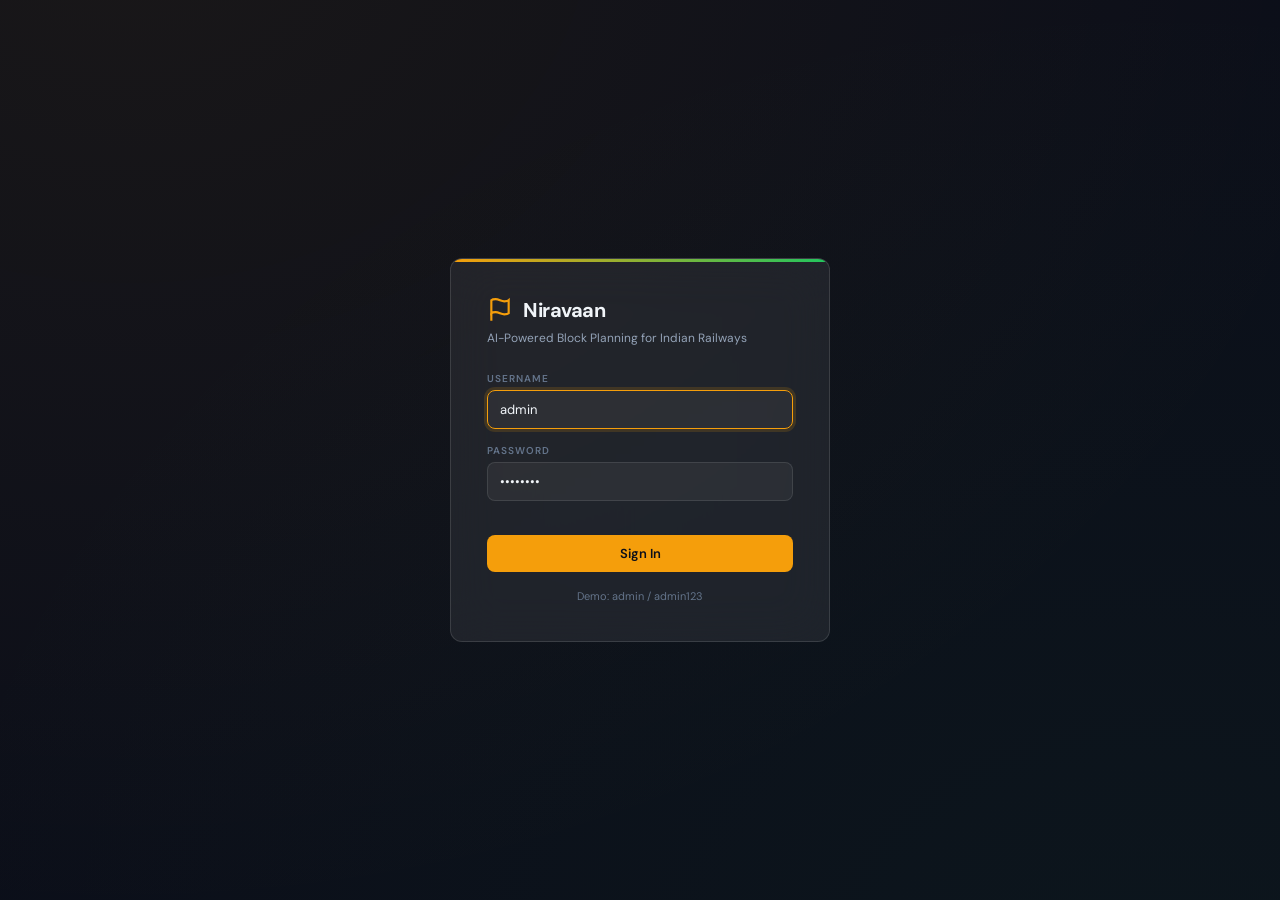
<file: frontend/index.html>
<!DOCTYPE html>
<html lang="en">
<head>
<meta charset="UTF-8">
<meta name="viewport" content="width=device-width, initial-scale=1.0">
<title>Niravaan RailVision</title>
<link href="https://fonts.googleapis.com/css2?family=DM+Sans:wght@300;400;500;600;700&family=JetBrains+Mono:wght@400;500;600&display=swap" rel="stylesheet">
<style>
*{margin:0;padding:0;box-sizing:border-box}
:root{
  --bg:#0C0F1A;--bg2:#111827;--glass:rgba(255,255,255,.04);--glass-border:rgba(255,255,255,.08);
  --text:#F1F5F9;--text2:#CBD5E1;--text3:#94A3B8;--text4:#64748B;
  --amber:#F59E0B;--amber-dim:rgba(245,158,11,.15);--amber-glow:rgba(245,158,11,.3);
  --green:#22C55E;--green-dim:rgba(34,197,94,.15);
  --red:#EF4444;--red-dim:rgba(239,68,68,.15);
  --orange:#F97316;--orange-dim:rgba(249,115,22,.15);
  --radius:12px;--radius-sm:8px;
}
html{font-size:14px}
body{font-family:'DM Sans',sans-serif;background:var(--bg);color:var(--text);line-height:1.5;min-height:100vh;overflow-x:hidden}
body::before{content:'';position:fixed;top:-50%;left:-50%;width:200%;height:200%;background:radial-gradient(ellipse at 30% 20%,rgba(245,158,11,.06) 0%,transparent 50%),radial-gradient(ellipse at 70% 80%,rgba(34,197,94,.04) 0%,transparent 50%);pointer-events:none;z-index:0}

/* ── Glassmix ── */
.glass{background:var(--glass);backdrop-filter:blur(20px);-webkit-backdrop-filter:blur(20px);border:1px solid var(--glass-border);border-radius:var(--radius)}
.glass-strong{background:rgba(255,255,255,.07);backdrop-filter:blur(24px);-webkit-backdrop-filter:blur(24px);border:1px solid rgba(255,255,255,.12);border-radius:var(--radius)}

/* ── Login ── */
.login-wrap{display:flex;align-items:center;justify-content:center;min-height:100vh;position:relative;z-index:1}
.login-box{width:380px;padding:36px;position:relative;overflow:hidden}
.login-box::before{content:'';position:absolute;top:0;left:0;right:0;height:3px;background:linear-gradient(90deg,var(--amber),var(--green))}
.login-logo{display:flex;align-items:center;gap:10px;margin-bottom:4px}
.login-logo svg{width:26px;height:26px;color:var(--amber)}
.login-logo span{font-size:20px;font-weight:700;letter-spacing:-.5px}
.login-sub{font-size:12px;color:var(--text3);margin-bottom:24px}
.field{margin-bottom:14px}
.field label{display:block;font-size:10px;font-weight:600;text-transform:uppercase;letter-spacing:1px;color:var(--text4);margin-bottom:4px}
.field input{width:100%;padding:10px 12px;background:rgba(255,255,255,.05);border:1px solid rgba(255,255,255,.1);border-radius:var(--radius-sm);font-family:inherit;font-size:13px;color:var(--text);transition:all .2s}
.field input:focus{outline:none;border-color:var(--amber);box-shadow:0 0 0 3px var(--amber-dim)}
.field input::placeholder{color:var(--text4)}
.login-err{color:var(--red);font-size:11px;min-height:16px;margin-bottom:4px}
.btn{display:inline-flex;align-items:center;justify-content:center;gap:6px;padding:10px 18px;border:none;border-radius:var(--radius-sm);font-family:inherit;font-size:13px;font-weight:600;cursor:pointer;transition:all .2s}
.btn-amber{background:var(--amber);color:#0C0F1A}.btn-amber:hover{background:#D97707;box-shadow:0 4px 20px var(--amber-glow)}
.btn-ghost{background:transparent;color:var(--text3);border:1px solid var(--glass-border)}.btn-ghost:hover{background:var(--glass);color:var(--text)}
.btn-sm{padding:5px 10px;font-size:11px;border-radius:6px}
.btn:disabled{opacity:.5;cursor:not-allowed}
.login-demo{margin-top:16px;font-size:11px;color:var(--text4);text-align:center}

/* ── App Layout ── */
.app{display:none;min-height:100vh;position:relative;z-index:1}
.sidebar{position:fixed;top:0;left:0;width:220px;height:100vh;display:flex;flex-direction:column;z-index:100;overflow-y:auto}
.sidebar-logo{padding:18px 16px;display:flex;align-items:center;gap:10px;border-bottom:1px solid var(--glass-border)}
.sidebar-logo svg{width:22px;height:22px;color:var(--amber)}
.sidebar-logo span{font-size:16px;font-weight:700;letter-spacing:-.3px}
.sidebar-section{padding:12px 16px 4px;font-size:9px;text-transform:uppercase;letter-spacing:1.2px;color:var(--text4);font-weight:600}
.sidebar-item{display:flex;align-items:center;gap:10px;padding:9px 16px;cursor:pointer;font-size:12px;color:var(--text3);transition:all .2s;border-left:2px solid transparent;border-radius:0 var(--radius-sm) var(--radius-sm) 0;margin:1px 8px 1px 0}
.sidebar-item:hover{background:rgba(255,255,255,.05);color:var(--text2)}
.sidebar-item.active{background:var(--amber-dim);color:var(--amber);border-left-color:var(--amber)}
.sidebar-item svg{width:16px;height:16px;flex-shrink:0}
.sidebar-footer{margin-top:auto;padding:14px 16px;border-top:1px solid var(--glass-border)}
.sidebar-user{font-size:11px;color:var(--text4);margin-bottom:8px}
.sidebar-logout{width:100%;padding:7px;background:rgba(255,255,255,.05);border:1px solid var(--glass-border);color:var(--text3);border-radius:var(--radius-sm);font-family:inherit;font-size:11px;cursor:pointer;transition:all .2s}
.sidebar-logout:hover{background:var(--red-dim);color:var(--red);border-color:rgba(239,68,68,.3)}

.main{margin-left:220px;padding:20px 24px;min-height:100vh}
.topbar{display:flex;align-items:center;justify-content:space-between;margin-bottom:16px}
.topbar h1{font-size:16px;font-weight:600;letter-spacing:-.3px}
.topbar-right{display:flex;align-items:center;gap:8px}
.zone-select{padding:6px 10px;background:rgba(255,255,255,.05);border:1px solid var(--glass-border);border-radius:var(--radius-sm);font-family:inherit;font-size:12px;color:var(--text);cursor:pointer}
.zone-select:focus{outline:none;border-color:var(--amber)}
.zone-select option{background:var(--bg2);color:var(--text)}

/* ── Grid ── */
.grid{display:grid;gap:12px}
.g2{grid-template-columns:repeat(2,1fr)}.g3{grid-template-columns:repeat(3,1fr)}.g4{grid-template-columns:repeat(4,1fr)}.g5{grid-template-columns:repeat(5,1fr)}
@media(max-width:1024px){.g4,.g5{grid-template-columns:repeat(2,1fr)}}
@media(max-width:768px){.sidebar{width:56px}.sidebar-logo span,.sidebar-item span,.sidebar-section,.sidebar-user{display:none}.sidebar-item{justify-content:center;padding:10px;margin:1px 4px}.main{margin-left:56px;padding:16px}.g2,.g3,.g4,.g5{grid-template-columns:1fr}}

/* ── Cards ── */
.card{padding:14px;position:relative;overflow:hidden}
.card::after{content:'';position:absolute;top:0;left:0;right:0;height:1px;background:linear-gradient(90deg,transparent,rgba(255,255,255,.1),transparent)}
.card-label{font-size:10px;font-weight:600;text-transform:uppercase;letter-spacing:.8px;color:var(--text4);margin-bottom:4px}
.card-value{font-size:22px;font-weight:700;font-family:'JetBrains Mono',monospace;line-height:1.2}
.card-sub{font-size:11px;color:var(--text4);margin-top:2px}
.stat-card{border-left:2px solid var(--amber)}
.stat-card.green{border-left-color:var(--green)}
.stat-card.red{border-left-color:var(--red)}
.stat-card.orange{border-left-color:var(--orange)}

/* ── Tables ── */
.table-wrap{overflow-x:auto;-webkit-overflow-scrolling:touch}
table{width:100%;border-collapse:collapse;font-size:12px}
th{text-align:left;padding:8px 12px;font-weight:600;color:var(--text4);border-bottom:1px solid var(--glass-border);font-size:10px;text-transform:uppercase;letter-spacing:.5px;white-space:nowrap}
td{padding:8px 12px;border-bottom:1px solid rgba(255,255,255,.04);white-space:nowrap}
tr:hover{background:rgba(255,255,255,.03)}

/* ── Badges ── */
.badge{display:inline-block;padding:2px 8px;border-radius:5px;font-size:10px;font-weight:600}
.b-green{background:var(--green-dim);color:var(--green)}
.b-orange{background:var(--orange-dim);color:var(--orange)}
.b-red{background:var(--red-dim);color:var(--red)}
.b-amber{background:var(--amber-dim);color:var(--amber)}
.b-gray{background:rgba(255,255,255,.08);color:var(--text3)}

/* ── AI Cards ── */
.ai-card{padding:14px;position:relative;overflow:hidden;background:linear-gradient(135deg,var(--amber-dim),var(--glass));border:1px solid rgba(245,158,11,.2);border-radius:var(--radius)}
.ai-card .card-value{color:var(--amber)}
.ai-green{background:linear-gradient(135deg,var(--green-dim),var(--glass));border-color:rgba(34,197,94,.2)}
.ai-green .card-value{color:var(--green)}

/* ── Loading ── */
.loading{display:flex;align-items:center;gap:10px;padding:40px;color:var(--text4);font-size:13px}
.spinner{width:18px;height:18px;border:2px solid rgba(255,255,255,.1);border-top-color:var(--amber);border-radius:50%;animation:spin .6s linear infinite}
@keyframes spin{to{transform:rotate(360deg)}}
.empty{text-align:center;padding:40px;color:var(--text4);font-size:13px}

/* ── Tabs ── */
.tab-bar{display:flex;gap:2px;padding:3px;background:rgba(255,255,255,.03);border-radius:var(--radius-sm);margin-bottom:14px;border:1px solid var(--glass-border)}
.tab-btn{padding:7px 14px;border:none;background:none;cursor:pointer;font-family:inherit;font-size:12px;font-weight:500;color:var(--text4);border-radius:6px;transition:all .2s}
.tab-btn:hover{color:var(--text2);background:rgba(255,255,255,.05)}
.tab-btn.active{color:var(--amber);background:var(--amber-dim)}

/* ── Progress bar ── */
.pbar{height:6px;background:rgba(255,255,255,.08);border-radius:3px;overflow:hidden}
.pfill{height:100%;border-radius:3px;transition:width .4s}
</style>
</head>
<body>

<!-- ═══ LOGIN ═══ -->
<div class="login-wrap" id="loginWrap">
  <div class="login-box glass-strong">
    <div class="login-logo">
      <svg viewBox="0 0 24 24" fill="none" stroke="currentColor" stroke-width="2"><path d="M4 15s1-1 4-1 5 2 8 2 4-1 4-1V3s-1 1-4 1-5-2-8-2-4 1-4 1z"/><line x1="4" y1="22" x2="4" y2="15"/></svg>
      <span>Niravaan</span>
    </div>
    <div class="login-sub">AI-Powered Block Planning for Indian Railways</div>
    <div class="field"><label>Username</label><input id="loginUser" value="admin" autofocus></div>
    <div class="field"><label>Password</label><input id="loginPass" type="password" value="admin123"></div>
    <div class="login-err" id="loginErr"></div>
    <button class="btn btn-amber" style="width:100%" id="loginBtn" onclick="doLogin()">Sign In</button>
    <div class="login-demo">Demo: admin / admin123</div>
  </div>
</div>

<!-- ═══ APP ═══ -->
<div class="app" id="app">
  <nav class="sidebar glass-strong">
    <div class="sidebar-logo">
      <svg viewBox="0 0 24 24" fill="none" stroke="currentColor" stroke-width="2"><path d="M4 15s1-1 4-1 5 2 8 2 4-1 4-1V3s-1 1-4 1-5-2-8-2-4 1-4 1z"/><line x1="4" y1="22" x2="4" y2="15"/></svg>
      <span>Niravaan</span>
    </div>
    <div class="sidebar-section">Operations</div>
    <div class="sidebar-item active" data-page="dashboard" onclick="go('dashboard')">
      <svg viewBox="0 0 24 24" fill="none" stroke="currentColor" stroke-width="2"><rect x="3" y="3" width="7" height="7"/><rect x="14" y="3" width="7" height="7"/><rect x="3" y="14" width="7" height="7"/><rect x="14" y="14" width="7" height="7"/></svg>
      <span>Dashboard</span>
    </div>
    <div class="sidebar-item" data-page="trains" onclick="go('trains')">
      <svg viewBox="0 0 24 24" fill="none" stroke="currentColor" stroke-width="2"><path d="M4 15s1-1 4-1 5 2 8 2 4-1 4-1V3s-1 1-4 1-5-2-8-2-4 1-4 1z"/></svg>
      <span>Trains</span>
    </div>
    <div class="sidebar-item" data-page="blocks" onclick="go('blocks')">
      <svg viewBox="0 0 24 24" fill="none" stroke="currentColor" stroke-width="2"><rect x="3" y="3" width="18" height="18" rx="2"/><line x1="3" y1="9" x2="21" y2="9"/><line x1="9" y1="21" x2="9" y2="9"/></svg>
      <span>Blocks</span>
    </div>
    <div class="sidebar-item" data-page="defects" onclick="go('defects')">
      <svg viewBox="0 0 24 24" fill="none" stroke="currentColor" stroke-width="2"><path d="M10.29 3.86L1.82 18a2 2 0 001.71 3h16.94a2 2 0 001.71-3L13.71 3.86a2 2 0 00-3.42 0z"/><line x1="12" y1="9" x2="12" y2="13"/><line x1="12" y1="17" x2="12.01" y2="17"/></svg>
      <span>Defects</span>
    </div>
    <div class="sidebar-item" data-page="corridors" onclick="go('corridors')">
      <svg viewBox="0 0 24 24" fill="none" stroke="currentColor" stroke-width="2"><circle cx="12" cy="12" r="10"/><line x1="2" y1="12" x2="22" y2="12"/></svg>
      <span>Corridors</span>
    </div>
    <div class="sidebar-item" data-page="crew" onclick="go('crew')">
      <svg viewBox="0 0 24 24" fill="none" stroke="currentColor" stroke-width="2"><path d="M17 21v-2a4 4 0 00-4-4H5a4 4 0 00-4 4v2"/><circle cx="9" cy="7" r="4"/></svg>
      <span>Crew</span>
    </div>
    <div class="sidebar-section">AI Engine</div>
    <div class="sidebar-item" data-page="ai-brain" onclick="go('ai-brain')">
      <svg viewBox="0 0 24 24" fill="none" stroke="currentColor" stroke-width="2"><polygon points="12 2 15.09 8.26 22 9.27 17 14.14 18.18 21.02 12 17.77 5.82 21.02 7 14.14 2 9.27 8.91 8.26 12 2"/></svg>
      <span>AI Brain</span>
    </div>
    <div class="sidebar-item" data-page="ai-insights" onclick="go('ai-insights')">
      <svg viewBox="0 0 24 24" fill="none" stroke="currentColor" stroke-width="2"><polyline points="22 12 18 12 15 21 9 3 6 12 2 12"/></svg>
      <span>AI Insights</span>
    </div>
    <div class="sidebar-footer">
      <div class="sidebar-user" id="sidebarUser">admin</div>
      <button class="sidebar-logout" onclick="doLogout()">Sign Out</button>
    </div>
  </nav>

  <div class="main" id="mainArea">
    <div class="topbar">
      <h1 id="pageTitle">Dashboard</h1>
      <div class="topbar-right">
        <select class="zone-select" id="zoneFilter" onchange="loadPage()">
          <option value="">All Zones</option>
        </select>
      </div>
    </div>
    <div id="pageContent"></div>
  </div>
</div>

<script>
const API = (location.hostname === 'localhost' ? 'http://localhost:8000' : location.origin) + '/api';
let token = localStorage.getItem('nirvaan_token');
let user = null;
let currentPage = 'dashboard';

async function api(path, opts = {}) {
  const h = { 'Content-Type': 'application/json', ...opts.headers };
  if (token) h['Authorization'] = 'Bearer ' + token;
  try {
    const r = await fetch(API + path, { ...opts, headers: h });
    if (r.status === 401) { doLogout(); return null; }
    if (!r.ok) return null;
    return await r.json();
  } catch (e) { console.error('API error:', path, e); return null; }
}

async function doLogin() {
  const u = document.getElementById('loginUser').value.trim();
  const p = document.getElementById('loginPass').value;
  const err = document.getElementById('loginErr');
  const btn = document.getElementById('loginBtn');
  if (!u || !p) { err.textContent = 'Enter credentials'; return; }
  btn.disabled = true; btn.textContent = 'Signing in...'; err.textContent = '';
  try {
    const r = await fetch(API + '/auth/login', { method: 'POST', headers: { 'Content-Type': 'application/json' }, body: JSON.stringify({ username: u, password: p }) });
    const d = await r.json();
    if (!r.ok) { err.textContent = d.detail || 'Invalid credentials'; btn.disabled = false; btn.textContent = 'Sign In'; return; }
    token = d.token; user = d.user;
    localStorage.setItem('nirvaan_token', token);
    localStorage.setItem('nirvaan_user', JSON.stringify(user));
    showApp();
  } catch (e) { err.textContent = 'Cannot reach server — try again'; btn.disabled = false; btn.textContent = 'Sign In'; }
}

function doLogout() {
  if (token) fetch(API + '/auth/logout', { method: 'POST', headers: { 'Authorization': 'Bearer ' + token } }).catch(() => {});
  token = null; user = null;
  localStorage.removeItem('nirvaan_token');
  localStorage.removeItem('nirvaan_user');
  document.getElementById('loginWrap').style.display = 'flex';
  document.getElementById('app').style.display = 'none';
}

function showApp() {
  document.getElementById('loginWrap').style.display = 'none';
  document.getElementById('app').style.display = 'flex';
  document.getElementById('sidebarUser').textContent = user?.full_name || user?.username || 'User';
  loadZones();
  go('dashboard');
}

function go(page) {
  currentPage = page;
  document.querySelectorAll('.sidebar-item').forEach(el => el.classList.toggle('active', el.dataset.page === page));
  const t = { dashboard: 'Dashboard', trains: 'Trains', blocks: 'Blocks', defects: 'Defects', corridors: 'Corridors', crew: 'Crew', 'ai-brain': 'AI Brain', 'ai-insights': 'AI Insights' };
  document.getElementById('pageTitle').textContent = t[page] || page;
  loadPage();
}

function zp() { const z = document.getElementById('zoneFilter')?.value; return z ? '?zone_id=' + z : ''; }
function showLoading(label) { document.getElementById('pageContent').innerHTML = `<div class="loading"><div class="spinner"></div> Loading ${label}...</div>`; }
function b(s) {
  const m = { planned:'b-amber', approved:'b-amber', completed:'b-green', pending:'b-orange', critical:'b-red', high:'b-red', medium:'b-orange', low:'b-green', in_progress:'b-amber', scheduled:'b-gray', resolved:'b-green', on_duty:'b-green', available:'b-gray', resting:'b-orange', active:'b-red', overdue:'b-red', single:'b-gray', double:'b-green' };
  return `<span class="badge ${m[s]||'b-gray'}">${s}</span>`;
}

async function loadZones() {
  const d = await api('/zones');
  if (!d) return;
  document.getElementById('zoneFilter').innerHTML = '<option value="">All Zones</option>' + d.map(z => `<option value="${z.id}">${z.zone_code} — ${z.zone_name}</option>`).join('');
}

async function loadPage() {
  const fn = { dashboard: loadDashboard, trains: loadTrains, blocks: loadBlocks, defects: loadDefects, corridors: loadCorridors, crew: loadCrew, 'ai-brain': loadAIBrain, 'ai-insights': loadAIInsights };
  const f = fn[currentPage];
  if (f) { showLoading(document.getElementById('pageTitle').textContent); await f(); }
}

// ═══ DASHBOARD ═══
async function loadDashboard() {
  const d = await api('/dashboard/stats' + zp());
  if (!d) return;
  document.getElementById('pageContent').innerHTML = `
    <div class="grid g5" style="margin-bottom:12px">
      <div class="card glass stat-card"><div class="card-label">Zones</div><div class="card-value">${d.zones ?? '-'}</div></div>
      <div class="card glass stat-card"><div class="card-label">Divisions</div><div class="card-value">${d.divisions ?? '-'}</div></div>
      <div class="card glass stat-card orange"><div class="card-label">Corridors</div><div class="card-value">${d.corridors ?? '-'}</div></div>
      <div class="card glass stat-card green"><div class="card-label">Trains</div><div class="card-value">${d.trains ?? '-'}</div></div>
      <div class="card glass stat-card"><div class="card-label">Crew</div><div class="card-value">${d.crew ?? '-'}</div></div>
    </div>
    <div class="grid g4">
      <div class="card glass stat-card"><div class="card-label">Total Blocks</div><div class="card-value">${d.blocks_total ?? '-'}</div><div class="card-sub">${d.blocks_active ?? 0} active</div></div>
      <div class="card glass stat-card red"><div class="card-label">Defects</div><div class="card-value">${d.defects_total ?? '-'}</div><div class="card-sub">${d.defects_critical ?? 0} critical</div></div>
      <div class="card glass stat-card green"><div class="card-label">System</div><div class="card-value" style="font-size:14px;color:var(--green)">Operational</div></div>
      <div class="card glass stat-card orange"><div class="card-label">Uptime</div><div class="card-value" style="font-size:14px">99.8%</div></div>
    </div>`;
}

// ═══ TRAINS ═══
async function loadTrains() {
  const d = await api('/trains' + zp());
  if (!d) return;
  document.getElementById('pageContent').innerHTML = `
    <div class="card glass"><div class="table-wrap"><table><thead><tr><th>Number</th><th>Name</th><th>Type</th><th>From</th><th>To</th><th>Dep</th><th>Arr</th><th>Dist</th><th>VVIP</th></tr></thead><tbody>
    ${d.slice(0, 150).map(t => `<tr><td style="font-family:'JetBrains Mono',monospace;font-weight:600;color:var(--amber)">${t.train_number}</td><td>${t.train_name}</td><td>${b(t.train_type || '-')}</td><td>${t.origin || '-'}</td><td>${t.destination || '-'}</td><td>${t.departure || '-'}</td><td>${t.arrival || '-'}</td><td>${t.distance_km ? t.distance_km + ' km' : '-'}</td><td>${t.is_vvip ? '<span class="badge b-amber">VVIP</span>' : '-'}</td></tr>`).join('')}
    </tbody></table></div></div>`;
}

// ═══ BLOCKS ═══
async function loadBlocks() {
  const d = await api('/blocks' + zp());
  if (!d) return;
  document.getElementById('pageContent').innerHTML = `
    <div class="card glass"><div class="table-wrap"><table><thead><tr><th>Block ID</th><th>Corridor</th><th>Date</th><th>Time</th><th>Hours</th><th>Status</th><th>Priority</th><th>Description</th></tr></thead><tbody>
    ${d.length ? d.map(bl => `<tr><td style="font-family:'JetBrains Mono',monospace;color:var(--amber)">${bl.block_id}</td><td>${bl.corridor_id}</td><td>${bl.block_date}</td><td>${bl.start_time}–${bl.end_time}</td><td>${bl.duration_hours}h</td><td>${b(bl.status)}</td><td>${b(bl.priority)}</td><td style="max-width:180px;overflow:hidden;text-overflow:ellipsis" title="${bl.description||''}">${bl.description||'-'}</td></tr>`).join('') : '<tr><td colspan="8" class="empty">No blocks</td></tr>'}
    </tbody></table></div></div>`;
}

// ═══ DEFECTS ═══
async function loadDefects() {
  const d = await api('/defects' + zp());
  if (!d) return;
  document.getElementById('pageContent').innerHTML = `
    <div class="card glass"><div class="table-wrap"><table><thead><tr><th>ID</th><th>Title</th><th>Location</th><th>Severity</th><th>Priority</th><th>Status</th><th>Type</th></tr></thead><tbody>
    ${d.map(x => `<tr><td style="font-family:'JetBrains Mono',monospace;color:var(--amber)">${x.defect_id}</td><td>${x.title}</td><td>${x.location || '-'}</td><td>${b(x.severity)}</td><td>${b(x.priority)}</td><td>${b(x.status)}</td><td>${x.maintenance_type}</td></tr>`).join('')}
    </tbody></table></div></div>`;
}

// ═══ CORRIDORS ═══
async function loadCorridors() {
  const d = await api('/corridors' + zp());
  if (!d) return;
  document.getElementById('pageContent').innerHTML = `
    <div class="card glass"><div class="table-wrap"><table><thead><tr><th>Code</th><th>Route</th><th>From</th><th>To</th><th>Distance</th><th>Track</th><th>Speed</th></tr></thead><tbody>
    ${d.map(c => `<tr><td style="font-family:'JetBrains Mono',monospace;font-weight:600;color:var(--amber)">${c.corridor_id}</td><td>${c.route_name}</td><td>${c.from_station}</td><td>${c.to_station}</td><td>${c.distance_km} km</td><td>${b(c.track_type)}</td><td>${c.max_speed_kmph} km/h</td></tr>`).join('')}
    </tbody></table></div></div>`;
}

// ═══ CREW ═══
async function loadCrew() {
  const d = await api('/crew/duty');
  if (!d) return;
  document.getElementById('pageContent').innerHTML = `
    <div class="grid g3" style="margin-bottom:12px">
      <div class="card glass stat-card"><div class="card-label">Total</div><div class="card-value">${d.length}</div></div>
      <div class="card glass stat-card green"><div class="card-label">On Duty</div><div class="card-value">${d.filter(c => c.status === 'on_duty').length}</div></div>
      <div class="card glass stat-card orange"><div class="card-label">Available</div><div class="card-value">${d.filter(c => c.status === 'available').length}</div></div>
    </div>
    <div class="card glass"><div class="table-wrap"><table><thead><tr><th>ID</th><th>Name</th><th>Role</th><th>Duty</th><th>Hours</th><th>Status</th><th>Section</th></tr></thead><tbody>
    ${d.map(c => `<tr><td style="font-family:'JetBrains Mono',monospace;color:var(--amber)">${c.crew_id}</td><td>${c.crew_name}</td><td>${c.role}</td><td>${c.duty_start}–${c.duty_end}</td><td>${c.hours_worked}/${c.max_hours}h</td><td>${b(c.status)}</td><td>${c.section}</td></tr>`).join('')}
    </tbody></table></div></div>`;
}

// ═══ AI BRAIN ═══
async function loadAIBrain() {
  const el = document.getElementById('pageContent');
  el.innerHTML = `
    <div class="tab-bar">
      <button class="tab-btn active" onclick="aiTab('think',this)">Scheduler</button>
      <button class="tab-btn" onclick="aiTab('conflicts',this)">Conflicts</button>
      <button class="tab-btn" onclick="aiTab('score',this)">Score</button>
      <button class="tab-btn" onclick="aiTab('whatif',this)">What-If</button>
      <button class="tab-btn" onclick="aiTab('pareto',this)">Pareto</button>
    </div>
    <div id="aiBrainContent"><div class="loading"><div class="spinner"></div></div></div>`;
  await loadAITab('think');
}

async function aiTab(tab, btn) {
  document.querySelectorAll('.tab-bar .tab-btn').forEach(b => b.classList.remove('active'));
  if (btn) btn.classList.add('active');
  document.getElementById('aiBrainContent').innerHTML = '<div class="loading"><div class="spinner"></div></div>';
  await loadAITab(tab);
}

async function loadAITab(tab) {
  const el = document.getElementById('aiBrainContent');
  if (tab === 'think') {
    const d = await api('/ai/think' + zp());
    if (!d) return el.innerHTML = '<div class="empty">AI engine unavailable</div>';
    el.innerHTML = `
      <div class="grid g4" style="margin-bottom:12px">
        <div class="ai-card"><div class="card-label">Corridors</div><div class="card-value">${d.corridors_analyzed}</div></div>
        <div class="ai-card"><div class="card-label">Trains</div><div class="card-value">${d.trains_analyzed}</div></div>
        <div class="ai-card"><div class="card-label">Scheduled</div><div class="card-value">${d.blocks_scheduled}</div></div>
        <div class="ai-card"><div class="card-label">Conflicts</div><div class="card-value">${d.conflicts_found}</div></div>
      </div>
      <div class="card glass"><div class="card-label" style="margin-bottom:8px">Generated Schedule</div>
      ${d.schedule?.length ? `<div class="table-wrap"><table><thead><tr><th>Block</th><th>Corridor</th><th>Date</th><th>Time</th><th>Status</th></tr></thead><tbody>${d.schedule.slice(0,20).map(s=>`<tr><td style="color:var(--amber)">${s.block_id||s.id||'-'}</td><td>${s.corridor_id||s.route||'-'}</td><td>${s.date||s.block_date||'-'}</td><td>${s.time||((s.start_time||'')+'–'+(s.end_time||''))}</td><td>${b(s.status||'planned')}</td></tr>`).join('')}</tbody></table></div>` : '<div class="empty">No schedule output</div>'}</div>`;
  } else if (tab === 'conflicts') {
    const d = await api('/ai/conflicts' + zp());
    if (!d) return el.innerHTML = '<div class="empty">Unavailable</div>';
    el.innerHTML = `
      <div class="grid g3" style="margin-bottom:12px">
        <div class="ai-card"><div class="card-label">Total</div><div class="card-value">${d.total_conflicts ?? (d.conflicts?.length||0)}</div></div>
        <div class="ai-card"><div class="card-label">Dept Overlaps</div><div class="card-value">${d.department_overlaps ?? 0}</div></div>
        <div class="ai-card"><div class="card-label">Train-Block</div><div class="card-value">${d.train_block_clashes ?? 0}</div></div>
      </div>
      <div class="card glass"><div class="card-label" style="margin-bottom:8px">Details</div>
      ${(d.conflicts||[]).length ? `<div class="table-wrap"><table><thead><tr><th>Type</th><th>Description</th><th>Severity</th></tr></thead><tbody>${(d.conflicts||[]).map(c=>`<tr><td>${b(c.type||'overlap')}</td><td>${c.description||c.message||'-'}</td><td>${b(c.severity||'medium')}</td></tr>`).join('')}</tbody></table></div>` : '<div class="empty">No conflicts detected</div>'}</div>`;
  } else if (tab === 'score') {
    const d = await api('/ai/score' + zp());
    if (!d) return el.innerHTML = '<div class="empty">Unavailable</div>';
    const score = d.overall_score ?? d.score ?? 0;
    el.innerHTML = `
      <div class="grid g4" style="margin-bottom:12px">
        <div class="ai-card"><div class="card-label">Overall</div><div class="card-value">${typeof score==='number'?score.toFixed(1):score}</div></div>
        <div class="ai-card"><div class="card-label">Night Util</div><div class="card-value">${d.night_utilization ?? '-'}</div></div>
        <div class="ai-card"><div class="card-label">VVIP</div><div class="card-value">${d.vvip_protection ?? '-'}</div></div>
        <div class="ai-card"><div class="card-label">Balance</div><div class="card-value">${d.department_balance ?? '-'}</div></div>
      </div>
      <div class="card glass"><div class="card-label" style="margin-bottom:8px">Recommendations</div>
      <ul style="padding-left:16px">${(d.recommendations||[]).map(r=>`<li style="margin-bottom:4px;font-size:12px;color:var(--text2)">${r}</li>`).join('')}</ul></div>`;
  } else if (tab === 'whatif') {
    const d = await api('/ai/whatif', { method: 'POST', body: JSON.stringify({}) });
    if (!d) return el.innerHTML = '<div class="empty">Unavailable</div>';
    el.innerHTML = `<div class="grid g2">${(d.scenarios||[]).map((s,i)=>`
      <div class="card glass" style="border-left:2px solid ${s.impact_score>.5?'var(--red)':'var(--green)'}">
        <div class="card-label">Scenario ${i+1}</div>
        <div style="font-weight:500;margin:6px 0;font-size:13px">${s.scenario}</div>
        <div style="display:flex;align-items:center;gap:8px;margin-bottom:6px">
          <div class="pbar" style="flex:1"><div class="pfill" style="width:${s.impact_score*100}%;background:${s.impact_score>.5?'var(--red)':'var(--green)'}"></div></div>
          <span style="font-size:11px;font-weight:600;color:var(--text2)">${(s.impact_score*100).toFixed(0)}%</span>
        </div>
        <div style="font-size:11px;color:var(--text4)">${s.recommendation}</div>
      </div>`).join('')}</div>`;
  } else if (tab === 'pareto') {
    const d = await api('/ai/pareto' + zp());
    if (!d) return el.innerHTML = '<div class="empty">Unavailable</div>';
    el.innerHTML = `
      <div class="grid g3" style="margin-bottom:12px">
        <div class="ai-card"><div class="card-label">Solutions</div><div class="card-value">${(d.solutions||[]).length}</div></div>
        <div class="ai-card"><div class="card-label">Pareto Optimal</div><div class="card-value">${(d.pareto_front||[]).length}</div></div>
        <div class="ai-card"><div class="card-label">Algorithm</div><div class="card-value" style="font-size:13px">Multi-Objective</div></div>
      </div>
      <div class="card glass"><div class="table-wrap"><table><thead><tr><th>#</th><th>Delay</th><th>Cost</th><th>Safety</th><th>Optimal</th></tr></thead><tbody>
      ${(d.solutions||[]).map(s=>`<tr style="${s.is_pareto_optimal?'background:var(--green-dim)':''}"><td>${s.id}</td><td>${(s.delay_score*100).toFixed(0)}%</td><td>${(s.cost_score*100).toFixed(0)}%</td><td>${(s.safety_score*100).toFixed(0)}%</td><td>${s.is_pareto_optimal?'<span class="badge b-green">Yes</span>':'-'}</td></tr>`).join('')}
      </tbody></table></div></div>`;
  }
}

// ═══ AI INSIGHTS ═══
async function loadAIInsights() {
  const el = document.getElementById('pageContent');
  el.innerHTML = `
    <div class="tab-bar">
      <button class="tab-btn active" onclick="insTab('optimize',this)">Optimize</button>
      <button class="tab-btn" onclick="insTab('predictive',this)">Predictive</button>
      <button class="tab-btn" onclick="insTab('demand',this)">Demand</button>
      <button class="tab-btn" onclick="insTab('energy',this)">Energy</button>
      <button class="tab-btn" onclick="insTab('digital-twin',this)">Digital Twin</button>
      <button class="tab-btn" onclick="insTab('crew-ai',this)">Crew AI</button>
      <button class="tab-btn" onclick="insTab('notifications',this)">Alerts</button>
    </div>
    <div id="aiInsightContent"><div class="loading"><div class="spinner"></div></div></div>`;
  await loadInsTab('optimize');
}

async function insTab(tab, btn) {
  document.querySelectorAll('.tab-bar .tab-btn').forEach(b => b.classList.remove('active'));
  if (btn) btn.classList.add('active');
  document.getElementById('aiInsightContent').innerHTML = '<div class="loading"><div class="spinner"></div></div>';
  await loadInsTab(tab);
}

async function loadInsTab(tab) {
  const el = document.getElementById('aiInsightContent');
  if (tab === 'optimize') {
    const d = await api('/ai/optimize' + zp());
    if (!d) return el.innerHTML = '<div class="empty">Unavailable</div>';
    el.innerHTML = `
      <div class="grid g3" style="margin-bottom:12px">
        <div class="ai-card"><div class="card-label">Conflicts</div><div class="card-value">${d.conflicts_found ?? (d.conflicts?.length||0)}</div></div>
        <div class="ai-card"><div class="card-label">Score</div><div class="card-value">${d.schedule_score ?? d.score ?? '-'}</div></div>
        <div class="ai-card"><div class="card-label">Algorithm</div><div class="card-value" style="font-size:13px">Genetic + CSP</div></div>
      </div>
      <div class="card glass"><div class="card-label" style="margin-bottom:8px">Recommendations</div>
      <ul style="padding-left:16px">${(d.recommendations||[]).map(r=>`<li style="margin-bottom:4px;font-size:12px;color:var(--text2)">${r}</li>`).join('')}</ul></div>`;
  } else if (tab === 'predictive') {
    const d = await api('/ai/predictive' + zp());
    if (!d) return el.innerHTML = '<div class="empty">Unavailable</div>';
    el.innerHTML = `
      <div class="grid g3" style="margin-bottom:12px">
        <div class="ai-card"><div class="card-label">Defects</div><div class="card-value">${d.summary?.total_defects??0}</div></div>
        <div class="ai-card" style="border-color:rgba(239,68,68,.2)"><div class="card-label" style="color:var(--red)">Critical by Wk4</div><div class="card-value" style="color:var(--red)">${d.summary?.critical_by_week4??0}</div></div>
        <div class="ai-card"><div class="card-label">Algorithm</div><div class="card-value" style="font-size:13px">Weibull</div></div>
      </div>
      <div class="card glass"><div class="table-wrap"><table><thead><tr><th>ID</th><th>Title</th><th>Severity</th><th>Week</th><th>Confidence</th></tr></thead><tbody>
      ${(d.timeline||[]).slice(0,15).map(t=>`<tr><td style="font-family:'JetBrains Mono',monospace;color:var(--amber)">${t.defect_id}</td><td>${t.title}</td><td>${b(t.severity)}</td><td>${t.predicted_failure_week}</td><td>${(t.confidence*100).toFixed(0)}%</td></tr>`).join('')}
      </tbody></table></div></div>`;
  } else if (tab === 'demand') {
    const d = await api('/ai/passenger-demand' + zp());
    if (!d) return el.innerHTML = '<div class="empty">Unavailable</div>';
    const max = Math.max(...(d.forecast||[]).map(h=>h.demand),1);
    el.innerHTML = `
      <div class="grid g3" style="margin-bottom:12px">
        <div class="ai-card"><div class="card-label">Peak</div><div class="card-value" style="font-size:14px">${(d.peak_hours||[]).join(', ')}</div></div>
        <div class="ai-card"><div class="card-label">Off-Peak</div><div class="card-value" style="font-size:14px">${(d.off_peak_hours||[]).join(', ')}</div></div>
        <div class="ai-card"><div class="card-label">Algorithm</div><div class="card-value" style="font-size:13px">Holt-Winters</div></div>
      </div>
      <div class="card glass"><div class="card-label" style="margin-bottom:8px">Hourly Demand</div>
        <div style="display:flex;align-items:end;gap:2px;height:120px;padding-top:8px">
        ${(d.forecast||[]).map(h=>{const pk=(d.peak_hours||[]).includes(h.hour);return`<div style="flex:1;display:flex;flex-direction:column;align-items:center"><div style="background:${pk?'var(--amber)':'rgba(245,158,11,.3)'};width:100%;height:${(h.demand/max)*100}px;border-radius:2px 2px 0 0;min-height:2px"></div><div style="font-size:8px;color:${pk?'var(--amber)':'var(--text4)'};margin-top:2px">${h.hour}</div></div>`}).join('')}
        </div></div>`;
  } else if (tab === 'energy') {
    const d = await api('/ai/energy' + zp());
    if (!d) return el.innerHTML = '<div class="empty">Unavailable</div>';
    el.innerHTML = `
      <div class="grid g2" style="margin-bottom:12px">
        <div class="ai-card"><div class="card-label">Energy</div><div class="card-value">${d.total_energy_kwh?.toLocaleString()} kWh</div></div>
        <div class="ai-card"><div class="card-label">Peak</div><div class="card-value">${d.peak_demand_kw?.toLocaleString()} kW</div></div>
      </div>
      <div class="card glass"><div class="card-label" style="margin-bottom:8px">Recommendations</div>
      <ul style="padding-left:16px">${(d.recommendations||[]).map(r=>`<li style="margin-bottom:4px;font-size:12px;padding:4px 8px;background:var(--amber-dim);border-radius:6px;color:var(--text2)">${r}</li>`).join('')}</ul></div>`;
  } else if (tab === 'digital-twin') {
    const d = await api('/ai/digital-twin' + zp());
    if (!d) return el.innerHTML = '<div class="empty">Unavailable</div>';
    const pct = d.simulated_trains ? ((d.trains_on_time/d.simulated_trains)*100).toFixed(1) : 0;
    el.innerHTML = `
      <div class="grid g4">
        <div class="ai-card"><div class="card-label">Simulated</div><div class="card-value">${d.simulated_trains}</div></div>
        <div class="ai-card ai-green"><div class="card-label">On Time</div><div class="card-value">${d.trains_on_time} <span style="font-size:12px">(${pct}%)</span></div></div>
        <div class="ai-card" style="border-color:rgba(239,68,68,.2)"><div class="card-label" style="color:var(--red)">Delayed</div><div class="card-value" style="color:var(--red)">${d.trains_delayed}</div></div>
        <div class="ai-card"><div class="card-label">Total Delay</div><div class="card-value">${d.total_delay_minutes}m</div></div>
      </div>`;
  } else if (tab === 'crew-ai') {
    const d = await api('/ai/crew-management' + zp());
    if (!d) return el.innerHTML = '<div class="empty">Unavailable</div>';
    el.innerHTML = `
      <div class="grid g3">
        <div class="ai-card"><div class="card-label">Crew</div><div class="card-value">${d.total_crew}</div></div>
        <div class="ai-card ai-green"><div class="card-label">Utilization</div><div class="card-value">${d.utilization}%</div></div>
        <div class="ai-card"><div class="card-label">Algorithm</div><div class="card-value" style="font-size:13px">${d.algorithm}</div></div>
      </div>`;
  } else if (tab === 'notifications') {
    const d = await api('/ai/notifications' + zp());
    if (!d) return el.innerHTML = '<div class="empty">Unavailable</div>';
    el.innerHTML = `
      <div class="grid g3" style="margin-bottom:12px">
        <div class="ai-card"><div class="card-label">Total</div><div class="card-value">${d.total}</div></div>
        <div class="ai-card" style="border-color:rgba(249,115,22,.2)"><div class="card-label" style="color:var(--orange)">Pending</div><div class="card-value" style="color:var(--orange)">${d.pending_approval}</div></div>
        <div class="ai-card ai-green"><div class="card-label">Sent</div><div class="card-value">${(d.notifications||[]).filter(n=>n.sent).length}</div></div>
      </div>
      <div class="card glass"><div class="table-wrap"><table><thead><tr><th>Block</th><th>Dept</th><th>Date</th><th>Status</th><th>Sent</th></tr></thead><tbody>
      ${(d.notifications||[]).slice(0,20).map(n=>`<tr><td style="font-family:'JetBrains Mono',monospace;color:var(--amber)">${n.block_id}</td><td>${n.department}</td><td>${n.date}</td><td>${b(n.status)}</td><td>${n.sent?'<span class="badge b-green">Yes</span>':'<span class="badge b-orange">Pending</span>'}</td></tr>`).join('')}
      </tbody></table></div></div>`;
  }
}

// ── Init ──
if (token) { api('/auth/me').then(d => { if (d) { user = d; showApp(); } else doLogout(); }); }
document.getElementById('loginPass')?.addEventListener('keydown', e => { if (e.key === 'Enter') doLogin(); });
</script>
</body>
</html>
</file>
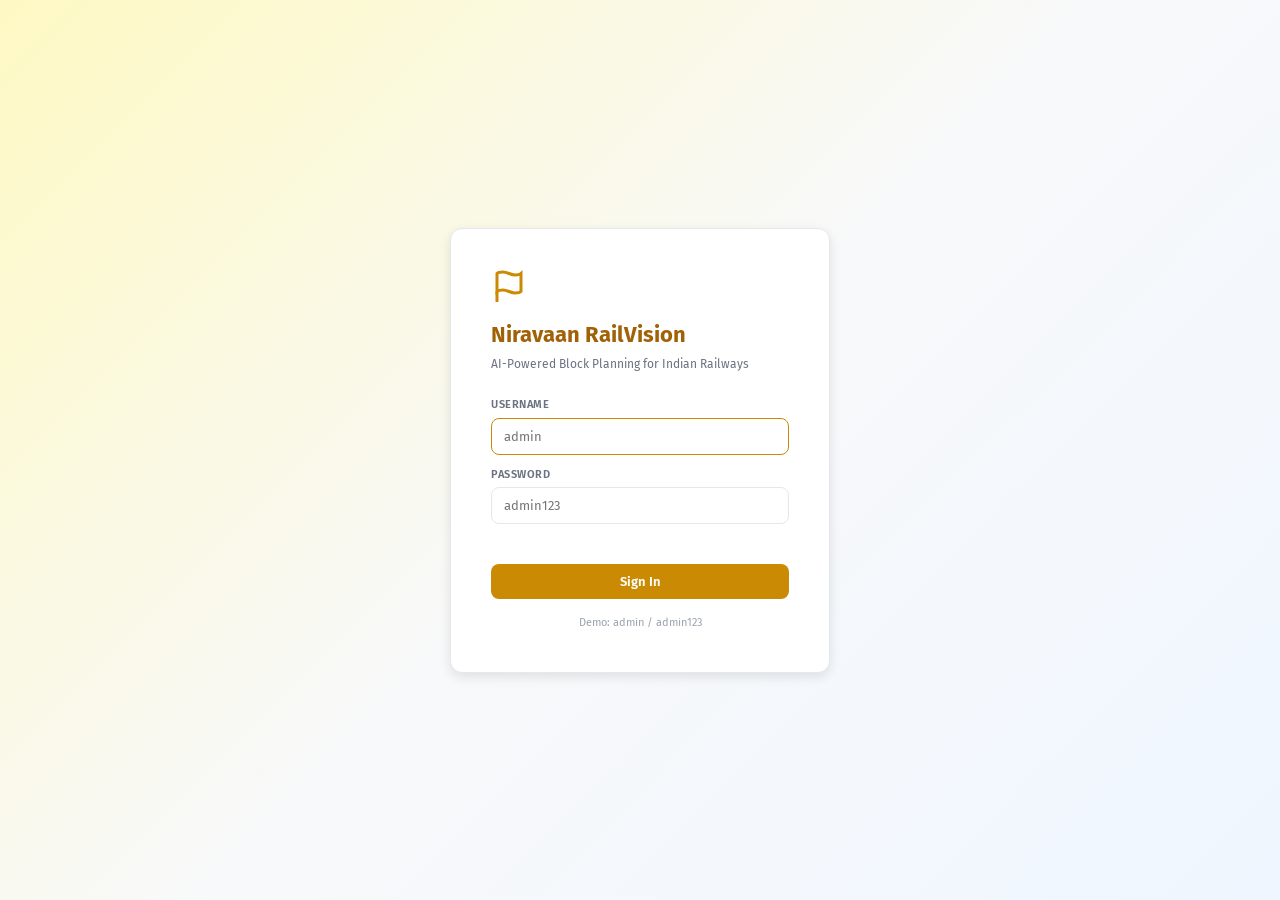
<file: frontend_v2/index.html>
<!DOCTYPE html>
<html lang="en">
<head>
<meta charset="UTF-8">
<meta name="viewport" content="width=device-width, initial-scale=1.0">
<title>Niravaan RailVision</title>
<link href="https://fonts.googleapis.com/css2?family=Fira+Sans:wght@300;400;500;600;700&family=Fira+Code:wght@400;500&display=swap" rel="stylesheet">
<style>
*{margin:0;padding:0;box-sizing:border-box}
:root{
  --white:#ffffff;--bg:#f8f9fa;--card:#ffffff;--border:#e5e7eb;
  --text:#111827;--text2:#374151;--text3:#6b7280;--text4:#9ca3af;
  --yellow:#CA8A04;--yellow-light:#FEF3C7;--yellow-dark:#A16207;
  --green:#16a34a;--green-light:#dcfce7;--orange:#ea580c;--orange-light:#fff7ed;
  --red:#dc2626;--red-light:#fef2f2;--blue:#1e40af;--blue-light:#eff6ff;
  --shadow:0 1px 3px rgba(0,0,0,.08);--shadow2:0 4px 12px rgba(0,0,0,.1);
  --radius:8px;--radius2:12px;
}
body{font-family:'Fira Sans',sans-serif;background:var(--bg);color:var(--text);font-size:13px;line-height:1.5}

.login-wrap{display:flex;align-items:center;justify-content:center;min-height:100vh;background:linear-gradient(135deg,#fef9c3 0%,#f8f9fa 50%,#eff6ff 100%)}
.login-box{background:var(--white);border:1px solid var(--border);border-radius:var(--radius2);padding:40px;width:380px;box-shadow:var(--shadow2)}
.login-box h2{font-size:22px;font-weight:700;color:var(--yellow-dark);margin-bottom:4px}
.login-box .sub{font-size:12px;color:var(--text3);margin-bottom:24px}
.login-box label{display:block;font-size:11px;font-weight:600;text-transform:uppercase;letter-spacing:.5px;color:var(--text3);margin-bottom:4px;margin-top:12px}
.login-box input{width:100%;padding:10px 12px;border:1px solid var(--border);border-radius:var(--radius);font-family:inherit;font-size:13px;transition:border .15s}
.login-box input:focus{outline:none;border-color:var(--yellow)}
.login-box .err{color:var(--red);font-size:11px;margin-top:8px;min-height:16px}
.login-box button{width:100%;padding:10px;margin-top:16px;background:var(--yellow);color:#fff;border:none;border-radius:var(--radius);font-family:inherit;font-size:13px;font-weight:600;cursor:pointer;transition:background .15s}
.login-box button:hover{background:var(--yellow-dark)}
.login-box button:disabled{opacity:.6;cursor:not-allowed}

.app-wrap{display:none}
.header{background:var(--white);border-bottom:2px solid var(--yellow);padding:12px 24px;display:flex;align-items:center;justify-content:space-between;position:sticky;top:0;z-index:100}
.logo{display:flex;align-items:center;gap:10px;font-size:20px;font-weight:700;color:var(--yellow-dark)}
.logo svg{width:28px;height:28px}
.header-right{display:flex;align-items:center;gap:12px}
.zone-filter{padding:6px 12px;border:1px solid var(--border);border-radius:var(--radius);font-family:inherit;font-size:12px;background:var(--white);cursor:pointer}
.user-pill{display:flex;align-items:center;gap:8px;font-size:11px;color:var(--text3);background:var(--bg);padding:4px 12px;border-radius:16px;border:1px solid var(--border)}
.user-pill .dot{width:6px;height:6px;border-radius:50%;background:var(--green)}
.btn-sm{padding:4px 12px;border:1px solid var(--border);border-radius:var(--radius);font-family:inherit;font-size:11px;background:var(--white);cursor:pointer;color:var(--text3);transition:all .15s}
.btn-sm:hover{border-color:var(--red);color:var(--red)}

.nav{background:var(--white);border-bottom:1px solid var(--border);padding:0 24px;display:flex;gap:0;overflow-x:auto}
.nav button{padding:10px 16px;border:none;background:none;cursor:pointer;font-family:inherit;font-size:12px;font-weight:500;color:var(--text3);border-bottom:2px solid transparent;white-space:nowrap;transition:all .15s}
.nav button:hover{color:var(--text);background:var(--yellow-light)}
.nav button.active{color:var(--yellow-dark);border-bottom-color:var(--yellow);font-weight:600}
.main{padding:16px 24px;max-width:1400px;margin:0 auto}
.grid{display:grid;gap:12px}
.grid-4{grid-template-columns:repeat(4,1fr)}
.grid-3{grid-template-columns:repeat(3,1fr)}
.grid-2{grid-template-columns:repeat(2,1fr)}
.card{background:var(--card);border:1px solid var(--border);border-radius:var(--radius2);padding:16px;box-shadow:var(--shadow)}
.card-header{font-size:11px;font-weight:600;text-transform:uppercase;letter-spacing:.5px;color:var(--text3);margin-bottom:8px}
.card-value{font-size:28px;font-weight:700;color:var(--text);font-family:'Fira Code',monospace}
.card-sub{font-size:11px;color:var(--text4);margin-top:4px}
.badge{display:inline-block;padding:2px 8px;border-radius:10px;font-size:10px;font-weight:600}
.badge-green{background:var(--green-light);color:#166534}
.badge-orange{background:var(--orange-light);color:#9a3412}
.badge-red{background:var(--red-light);color:#991b1b}
.badge-darkred{background:#450a0a;color:#fca5a5}
.badge-blue{background:var(--blue-light);color:#1e40af}
.badge-yellow{background:var(--yellow-light);color:var(--yellow-dark)}
table{width:100%;border-collapse:collapse;font-size:12px}
th{text-align:left;padding:8px 12px;background:var(--bg);font-weight:600;color:var(--text3);border-bottom:1px solid var(--border);font-size:11px;text-transform:uppercase;letter-spacing:.3px}
td{padding:8px 12px;border-bottom:1px solid var(--border)}
tr:hover{background:var(--yellow-light)}
.status-bar{height:6px;border-radius:3px;background:var(--border);overflow:hidden;margin-top:6px}
.status-fill{height:100%;border-radius:3px;transition:width .3s}
.section-title{font-size:16px;font-weight:600;color:var(--text);margin-bottom:12px;display:flex;align-items:center;gap:8px}
.section-title svg{width:20px;height:20px;color:var(--yellow)}
.ai-card{background:linear-gradient(135deg,var(--yellow-light),#fff);border:1px solid var(--yellow);border-radius:var(--radius2);padding:16px}
.ai-card .card-value{color:var(--yellow-dark)}
.empty{text-align:center;padding:40px;color:var(--text4);font-size:13px}
.loading{text-align:center;padding:40px;color:var(--text4)}
.loading::after{content:'';display:inline-block;width:20px;height:20px;border:2px solid var(--border);border-top-color:var(--yellow);border-radius:50%;animation:spin .6s linear infinite;margin-left:8px;vertical-align:middle}
@keyframes spin{to{transform:rotate(360deg)}}
@media(max-width:768px){.grid-4,.grid-3{grid-template-columns:repeat(2,1fr)}.main{padding:12px}.header{padding:10px 12px}.nav{padding:0 12px}}
@media(max-width:480px){.grid-4,.grid-3,.grid-2{grid-template-columns:1fr}}
</style>
</head>
<body>

<!-- LOGIN -->
<div class="login-wrap" id="loginWrap">
  <div class="login-box">
    <svg viewBox="0 0 24 24" fill="none" stroke="currentColor" stroke-width="2" style="width:36px;height:36px;color:var(--yellow);margin-bottom:8px"><path d="M4 15s1-1 4-1 5 2 8 2 4-1 4-1V3s-1 1-4 1-5-2-8-2-4 1-4 1z"/><line x1="4" y1="22" x2="4" y2="15"/></svg>
    <h2>Niravaan RailVision</h2>
    <div class="sub">AI-Powered Block Planning for Indian Railways</div>
    <label>Username</label>
    <input type="text" id="loginUser" placeholder="admin" autofocus>
    <label>Password</label>
    <input type="password" id="loginPass" placeholder="admin123">
    <div class="err" id="loginErr"></div>
    <button id="loginBtn" onclick="doLogin()">Sign In</button>
    <div style="margin-top:16px;font-size:11px;color:var(--text4);text-align:center">
      Demo: admin / admin123
    </div>
  </div>
</div>

<!-- APP -->
<div class="app-wrap" id="appWrap">
  <div class="header">
    <div class="logo">
      <svg viewBox="0 0 24 24" fill="none" stroke="currentColor" stroke-width="2"><path d="M4 15s1-1 4-1 5 2 8 2 4-1 4-1V3s-1 1-4 1-5-2-8-2-4 1-4 1z"/><line x1="4" y1="22" x2="4" y2="15"/></svg>
      Niravaan RailVision
    </div>
    <div class="header-right">
      <select class="zone-filter" id="zoneFilter" onchange="loadData()">
        <option value="">All Zones</option>
      </select>
      <div class="user-pill"><span class="dot"></span><span id="userName">Admin</span></div>
      <button class="btn-sm" onclick="doLogout()">Logout</button>
    </div>
  </div>
  <div class="nav" id="nav"></div>
  <div class="main" id="main"></div>
</div>

<script>
const API = window.location.hostname === 'localhost' ? 'http://localhost:8001/api' : window.location.origin + '/api';

let authToken = localStorage.getItem('nirvaan_token');
let currentUser = null;

const TABS = [
  {id:'dashboard',label:'Dashboard',icon:'<path d="M3 9l9-7 9 7v11a2 2 0 01-2 2H5a2 2 0 01-2-2z"/><polyline points="9 22 9 12 15 12 15 22"/>'},
  {id:'blocks',label:'Blocks',icon:'<rect x="3" y="3" width="7" height="7"/><rect x="14" y="3" width="7" height="7"/><rect x="3" y="14" width="7" height="7"/><rect x="14" y="14" width="7" height="7"/>'},
  {id:'trains',label:'Trains',icon:'<path d="M4 15s1-1 4-1 5 2 8 2 4-1 4-1V3s-1 1-4 1-5-2-8-2-4 1-4 1z"/>'},
  {id:'defects',label:'Defects',icon:'<path d="M10.29 3.86L1.82 18a2 2 0 001.71 3h16.94a2 2 0 001.71-3L13.71 3.86a2 2 0 00-3.42 0z"/><line x1="12" y1="9" x2="12" y2="13"/><line x1="12" y1="17" x2="12.01" y2="17"/>'},
  {id:'corridors',label:'Corridors',icon:'<circle cx="12" cy="12" r="10"/><line x1="2" y1="12" x2="22" y2="12"/>'},
  {id:'crew',label:'Crew',icon:'<path d="M17 21v-2a4 4 0 00-4-4H5a4 4 0 00-4 4v2"/><circle cx="9" cy="7" r="4"/><path d="M23 21v-2a4 4 0 00-3-3.87"/><path d="M16 3.13a4 4 0 010 7.75"/>'},
  {id:'ai-think',label:'AI Brain',icon:'<polygon points="12 2 15.09 8.26 22 9.27 17 14.14 18.18 21.02 12 17.77 5.82 21.02 7 14.14 2 9.27 8.91 8.26 12 2"/>'},
  {id:'ai-whatif',label:'What-If',icon:'<circle cx="12" cy="12" r="10"/><path d="M9.09 9a3 3 0 015.83 1c0 2-3 3-3 3"/><line x1="12" y1="17" x2="12.01" y2="17"/>'},
  {id:'ai-pareto',label:'Pareto',icon:'<line x1="18" y1="20" x2="18" y2="10"/><line x1="12" y1="20" x2="12" y2="4"/><line x1="6" y1="20" x2="6" y2="14"/>'},
  {id:'ai-predictive',label:'Predictive',icon:'<polyline points="22 12 18 12 15 21 9 3 6 12 2 12"/>'},
  {id:'ai-digital-twin',label:'Digital Twin',icon:'<rect x="2" y="3" width="20" height="14" rx="2" ry="2"/><line x1="8" y1="21" x2="16" y2="21"/><line x1="12" y1="17" x2="12" y2="21"/>'},
  {id:'ai-notifications',label:'Alerts',icon:'<path d="M18 8A6 6 0 006 8c0 7-3 9-3 9h18s-3-2-3-9"/><path d="M13.73 21a2 2 0 01-3.46 0"/>'},
  {id:'ai-energy',label:'Energy',icon:'<polygon points="13 2 3 14 12 14 11 22 21 10 12 10 13 2"/>'},
  {id:'ai-demand',label:'Demand',icon:'<line x1="12" y1="20" x2="12" y2="10"/><line x1="18" y1="20" x2="18" y2="4"/><line x1="6" y1="20" x2="6" y2="16"/>'},
  {id:'ai-multizone',label:'Multi-Zone',icon:'<circle cx="12" cy="12" r="10"/><line x1="2" y1="12" x2="22" y2="12"/><path d="M12 2a15.3 15.3 0 014 10 15.3 15.3 0 01-4 10 15.3 15.3 0 01-4-10 15.3 15.3 0 014-10z"/>'},
  {id:'ai-rl',label:'RL Scheduler',icon:'<polyline points="4 17 10 11 4 5"/><line x1="12" y1="19" x2="20" y2="19"/>'},
  {id:'ai-analytics',label:'Analytics',icon:'<path d="M21.21 15.89A10 10 0 118 2.83"/><path d="M22 12A10 10 0 0012 2v10z"/>'},
  {id:'ai-crew-mgmt',label:'Crew AI',icon:'<path d="M16 21v-2a4 4 0 00-4-4H5a4 4 0 00-4 4v2"/><circle cx="8.5" cy="7" r="4"/><polyline points="17 11 19 13 23 9"/>'},
];
let currentTab = 'dashboard';

function initNav(){
  const nav=document.getElementById('nav');
  nav.innerHTML=TABS.map(t=>`<button onclick="switchTab('${t.id}')" id="tab-${t.id}"><svg width="14" height="14" viewBox="0 0 24 24" fill="none" stroke="currentColor" stroke-width="2">${t.icon}</svg> ${t.label}</button>`).join('');
  switchTab('dashboard');
}

function switchTab(id){
  currentTab=id;
  document.querySelectorAll('.nav button').forEach(b=>b.classList.remove('active'));
  document.getElementById('tab-'+id)?.classList.add('active');
  loadData();
}

async function api(path,opts={}){
  try{
    const headers={'Content-Type':'application/json',...(opts.headers||{})};
    if(authToken)headers['Authorization']='Bearer '+authToken;
    const r=await fetch(API+path,{...opts,headers});
    if(r.status===401){doLogout();return null}
    return await r.json();
  }catch(e){return null}
}

function badge(status){
  const m={'planned':'blue','approved':'yellow','completed':'green','pending':'orange','critical':'darkred','high':'red','medium':'orange','low':'green','in_progress':'yellow','scheduled':'blue','resolved':'green','on_duty':'green','available':'blue','resting':'orange','active':'red','overdue':'darkred'};
  return `<span class="badge badge-${m[status]||'blue'}">${status}</span>`;
}

function zoneParam(){
  const z=document.getElementById('zoneFilter')?.value;
  return z?`?zone_id=${z}`:'';
}

function showLoading(msg){
  document.getElementById('main').innerHTML=`<div class="section-title"><svg viewBox="0 0 24 24" fill="none" stroke="currentColor" stroke-width="2"><polygon points="12 2 15.09 8.26 22 9.27 17 14.14"/></svg> ${msg||'Loading'}<span class="loading"></span></div>`;
}

function loadData(){
  const m={
    'dashboard':loadDashboard,'blocks':loadBlocks,'trains':loadTrains,'defects':loadDefects,
    'corridors':loadCorridors,'crew':loadCrew,'ai-think':loadAIThink,'ai-whatif':loadWhatIf,
    'ai-pareto':loadPareto,'ai-predictive':loadPredictive,'ai-digital-twin':loadDigitalTwin,
    'ai-notifications':loadNotifications,'ai-energy':loadEnergy,'ai-demand':loadDemand,
    'ai-multizone':loadMultiZone,'ai-rl':loadRL,'ai-analytics':loadAnalytics,'ai-crew-mgmt':loadCrewAI
  };
  showLoading(TABS.find(t=>t.id===currentTab)?.label||'Loading');
  (m[currentTab]||loadDashboard)();
}

async function loadDashboard(){
  const d=await api('/dashboard'+zoneParam());
  if(!d)return;
  document.getElementById('main').innerHTML=`
    <div class="section-title"><svg viewBox="0 0 24 24" fill="none" stroke="currentColor" stroke-width="2"><path d="M3 9l9-7 9 7v11a2 2 0 01-2 2H5a2 2 0 01-2-2z"/></svg> Dashboard Overview</div>
    <div class="grid grid-4" style="margin-bottom:16px">
      <div class="ai-card"><div class="card-header">Zones</div><div class="card-value">${d.zones}</div><div class="card-sub">Indian Railway Zones</div></div>
      <div class="ai-card"><div class="card-header">Divisions</div><div class="card-value">${d.divisions}</div><div class="card-sub">Operating Divisions</div></div>
      <div class="ai-card"><div class="card-header">Corridors</div><div class="card-value">${d.corridors}</div><div class="card-sub">Active Routes</div></div>
      <div class="ai-card"><div class="card-header">Trains</div><div class="card-value">${d.trains}</div><div class="card-sub">Registered Trains</div></div>
    </div>
    <div class="grid grid-4">
      <div class="card"><div class="card-header">Active Blocks</div><div class="card-value">${d.blocks_active}</div><div class="card-sub">of ${d.blocks_total} total</div></div>
      <div class="card"><div class="card-header">Total Defects</div><div class="card-value">${d.defects_total}</div><div class="card-sub">${d.defects_critical} critical</div></div>
      <div class="card"><div class="card-header">Crew Members</div><div class="card-value">${d.crew_count}</div><div class="card-sub">Available personnel</div></div>
      <div class="card"><div class="card-header">System Status</div><div class="card-value" style="color:var(--green);font-size:20px">Operational</div><div class="card-sub">All systems running</div></div>
    </div>`;
}

async function loadBlocks(){
  const d=await api('/blocks'+zoneParam());
  if(!d)return;
  document.getElementById('main').innerHTML=`
    <div class="section-title"><svg viewBox="0 0 24 24" fill="none" stroke="currentColor" stroke-width="2"><rect x="3" y="3" width="7" height="7"/><rect x="14" y="3" width="7" height="7"/></svg> Maintenance Blocks (${d.length})</div>
    <div class="card" style="max-height:600px;overflow:auto"><table><thead><tr><th>Block ID</th><th>Corridor</th><th>Date</th><th>Time</th><th>Duration</th><th>Status</th><th>Priority</th><th>Description</th></tr></thead><tbody>
    ${d.length?d.map(b=>`<tr><td style="font-family:'Fira Code',monospace">${b.block_id}</td><td>${b.corridor_id}</td><td>${b.block_date}</td><td>${b.start_time}-${b.end_time}</td><td>${b.duration_hours}h</td><td>${badge(b.status)}</td><td>${badge(b.priority)}</td><td style="font-size:11px;color:var(--text3);max-width:200px;overflow:hidden;text-overflow:ellipsis;white-space:nowrap" title="${b.description||''}">${b.description||'-'}</td></tr>`).join(''):'<tr><td colspan="8" class="empty">No blocks found</td></tr>'}
    </tbody></table></div>`;
}

async function loadTrains(){
  const d=await api('/trains'+zoneParam());
  if(!d)return;
  document.getElementById('main').innerHTML=`
    <div class="section-title"><svg viewBox="0 0 24 24" fill="none" stroke="currentColor" stroke-width="2"><path d="M4 15s1-1 4-1 5 2 8 2 4-1 4-1V3s-1 1-4 1-5-2-8-2-4 1-4 1z"/></svg> Train Schedule (${d.length} trains)</div>
    <div class="card" style="max-height:600px;overflow:auto"><table><thead><tr><th>Number</th><th>Name</th><th>Type</th><th>Origin</th><th>Destination</th><th>Departure</th><th>Arrival</th><th>Distance</th><th>VVIP</th></tr></thead><tbody>
    ${d.slice(0,100).map(t=>`<tr><td style="font-family:'Fira Code',monospace;font-weight:600">${t.train_number}</td><td>${t.train_name}</td><td>${t.train_type||'-'}</td><td>${t.origin||'-'}</td><td>${t.destination||'-'}</td><td>${t.departure||'-'}</td><td>${t.arrival||'-'}</td><td>${t.distance_km?t.distance_km+' km':'-'}</td><td>${t.is_vvip?'<span class="badge badge-yellow">VVIP</span>':'-'}</td></tr>`).join('')}
    </tbody></table></div>`;
}

async function loadDefects(){
  const d=await api('/defects'+zoneParam());
  if(!d)return;
  document.getElementById('main').innerHTML=`
    <div class="section-title"><svg viewBox="0 0 24 24" fill="none" stroke="currentColor" stroke-width="2"><path d="M10.29 3.86L1.82 18a2 2 0 001.71 3h16.94a2 2 0 001.71-3L13.71 3.86a2 2 0 00-3.42 0z"/></svg> Defect Tracking (${d.length} defects)</div>
    <div class="card" style="max-height:600px;overflow:auto"><table><thead><tr><th>Defect ID</th><th>Title</th><th>Location</th><th>Severity</th><th>Priority</th><th>Status</th><th>Type</th><th>Corridor</th></tr></thead><tbody>
    ${d.map(x=>`<tr><td style="font-family:'Fira Code',monospace">${x.defect_id}</td><td>${x.title}</td><td>${x.location||'-'}</td><td>${badge(x.severity)}</td><td>${badge(x.priority)}</td><td>${badge(x.status)}</td><td>${x.maintenance_type}</td><td>${x.corridor_id}</td></tr>`).join('')}
    </tbody></table></div>`;
}

async function loadCorridors(){
  const d=await api('/corridors'+zoneParam());
  if(!d)return;
  document.getElementById('main').innerHTML=`
    <div class="section-title"><svg viewBox="0 0 24 24" fill="none" stroke="currentColor" stroke-width="2"><circle cx="12" cy="12" r="10"/><line x1="2" y1="12" x2="22" y2="12"/></svg> Railway Corridors (${d.length} routes)</div>
    <div class="card" style="max-height:600px;overflow:auto"><table><thead><tr><th>Code</th><th>Route</th><th>From</th><th>To</th><th>Distance</th><th>Track</th><th>Max Speed</th><th>Zone</th></tr></thead><tbody>
    ${d.map(c=>`<tr><td style="font-family:'Fira Code',monospace;font-weight:600">${c.corridor_id}</td><td>${c.route_name}</td><td>${c.from_station}</td><td>${c.to_station}</td><td>${c.distance_km} km</td><td>${badge(c.track_type)}</td><td>${c.max_speed_kmph} km/h</td><td>${c.zone_id}</td></tr>`).join('')}
    </tbody></table></div>`;
}

async function loadCrew(){
  const d=await api('/crew');
  if(!d)return;
  document.getElementById('main').innerHTML=`
    <div class="section-title"><svg viewBox="0 0 24 24" fill="none" stroke="currentColor" stroke-width="2"><path d="M17 21v-2a4 4 0 00-4-4H5a4 4 0 00-4 4v2"/><circle cx="9" cy="7" r="4"/></svg> Crew Management (${d.length} members)</div>
    <div class="grid grid-3" style="margin-bottom:16px">
      <div class="ai-card"><div class="card-header">Total Crew</div><div class="card-value">${d.length}</div></div>
      <div class="ai-card"><div class="card-header">On Duty</div><div class="card-value">${d.filter(c=>c.status==='on_duty').length}</div></div>
      <div class="ai-card"><div class="card-header">Available</div><div class="card-value">${d.filter(c=>c.status==='available').length}</div></div>
    </div>
    <div class="card" style="max-height:500px;overflow:auto"><table><thead><tr><th>Crew ID</th><th>Name</th><th>Role</th><th>Duty</th><th>Hours</th><th>Status</th><th>Section</th><th>Train</th></tr></thead><tbody>
    ${d.map(c=>`<tr><td style="font-family:'Fira Code',monospace">${c.crew_id}</td><td>${c.crew_name}</td><td>${c.role}</td><td>${c.duty_start}-${c.duty_end}</td><td>${c.hours_worked}/${c.max_hours}h</td><td>${badge(c.status)}</td><td>${c.section}</td><td>${c.current_train||'-'}</td></tr>`).join('')}
    </tbody></table></div>`;
}

async function loadAIThink(){
  const d=await api('/ai/think'+zoneParam());
  if(!d)return;
  document.getElementById('main').innerHTML=`
    <div class="section-title"><svg viewBox="0 0 24 24" fill="none" stroke="currentColor" stroke-width="2"><polygon points="12 2 15.09 8.26 22 9.27 17 14.14"/></svg> AI Brain - Block Scheduler</div>
    <div class="grid grid-4" style="margin-bottom:16px">
      <div class="ai-card"><div class="card-header">Corridors Analyzed</div><div class="card-value">${d.corridors_analyzed}</div></div>
      <div class="ai-card"><div class="card-header">Trains Analyzed</div><div class="card-value">${d.trains_analyzed}</div></div>
      <div class="ai-card"><div class="card-header">Blocks Scheduled</div><div class="card-value">${d.blocks_scheduled}</div></div>
      <div class="ai-card"><div class="card-header">Conflicts Found</div><div class="card-value">${d.conflicts_found}</div></div>
    </div>
    <div class="card"><div class="card-header">Schedule Output</div>
    ${d.schedule&&d.schedule.length?`<table><thead><tr><th>Block</th><th>Corridor</th><th>Date</th><th>Time</th><th>Status</th></tr></thead><tbody>
    ${d.schedule.map(s=>`<tr><td>${s.block_id||s.id||'-'}</td><td>${s.corridor_id||s.route||'-'}</td><td>${s.date||s.block_date||'-'}</td><td>${s.time||((s.start_time||'')+'-'+(s.end_time||''))}</td><td>${badge(s.status||'planned')}</td></tr>`).join('')}
    </tbody></table>`:'<div class="empty">No schedule output — try selecting a zone or wait for computation</div>'}</div>`;
}

async function loadWhatIf(){
  const d=await api('/ai/whatif'+zoneParam());
  if(!d)return;
  document.getElementById('main').innerHTML=`
    <div class="section-title"><svg viewBox="0 0 24 24" fill="none" stroke="currentColor" stroke-width="2"><circle cx="12" cy="12" r="10"/><path d="M9.09 9a3 3 0 015.83 1c0 2-3 3-3 3"/></svg> What-If Scenario Planner</div>
    <div class="grid grid-2">${(d.scenarios||[]).map((s,i)=>`
      <div class="card" style="border-left:4px solid ${s.impact_score>0.5?'var(--red)':'var(--green)'}">
        <div class="card-header">Scenario ${i+1}</div>
        <div style="font-weight:500;margin-bottom:8px">${s.scenario}</div>
        <div style="display:flex;justify-content:space-between;align-items:center;margin-bottom:8px">
          <span>Impact: <strong>${(s.impact_score*100).toFixed(0)}%</strong></span>
          <div class="status-bar" style="width:120px"><div class="status-fill" style="width:${s.impact_score*100}%;background:${s.impact_score>0.5?'var(--red)':'var(--green)'}"></div></div>
        </div>
        <div style="font-size:11px;color:var(--text3)">${s.recommendation}</div>
      </div>`).join('')}</div>`;
}

async function loadPareto(){
  const d=await api('/ai/pareto');
  if(!d)return;
  const paretoCount=(d.pareto_front||[]).length;
  document.getElementById('main').innerHTML=`
    <div class="section-title"><svg viewBox="0 0 24 24" fill="none" stroke="currentColor" stroke-width="2"><line x1="18" y1="20" x2="18" y2="10"/><line x1="12" y1="20" x2="12" y2="4"/><line x1="6" y1="20" x2="6" y2="14"/></svg> Multi-Objective Pareto Analysis</div>
    <div class="grid grid-3" style="margin-bottom:16px">
      <div class="ai-card"><div class="card-header">Total Solutions</div><div class="card-value">${(d.solutions||[]).length}</div></div>
      <div class="ai-card"><div class="card-header">Pareto Optimal</div><div class="card-value">${paretoCount}</div></div>
      <div class="ai-card"><div class="card-header">Trade-off Ratio</div><div class="card-value">${((d.solutions||[]).length?((d.solutions.length-paretoCount)/d.solutions.length*100).toFixed(0):0)}%</div></div>
    </div>
    <div class="card"><table><thead><tr><th>Solution</th><th>Delay Score</th><th>Cost Score</th><th>Safety Score</th><th>Pareto Optimal</th></tr></thead><tbody>
    ${(d.solutions||[]).map(s=>`<tr style="${s.is_pareto_optimal?'background:var(--green-light)':''}"><td>#${s.id}</td><td>${(s.delay_score*100).toFixed(0)}%</td><td>${(s.cost_score*100).toFixed(0)}%</td><td>${(s.safety_score*100).toFixed(0)}%</td><td>${s.is_pareto_optimal?'<span class="badge badge-green">Optimal</span>':'-'}</td></tr>`).join('')}
    </tbody></table></div>`;
}

async function loadPredictive(){
  const d=await api('/ai/predictive');
  if(!d)return;
  document.getElementById('main').innerHTML=`
    <div class="section-title"><svg viewBox="0 0 24 24" fill="none" stroke="currentColor" stroke-width="2"><polyline points="22 12 18 12 15 21 9 3 6 12 2 12"/></svg> Predictive Maintenance</div>
    <div class="grid grid-3" style="margin-bottom:16px">
      <div class="ai-card"><div class="card-header">Total Defects</div><div class="card-value">${d.summary?.total_defects||0}</div></div>
      <div class="ai-card"><div class="card-header">Critical by Week 4</div><div class="card-value" style="color:var(--red)">${d.summary?.critical_by_week4||0}</div></div>
      <div class="ai-card"><div class="card-header">Algorithm</div><div class="card-value" style="font-size:14px">Survival Analysis</div></div>
    </div>
    <div class="card" style="max-height:500px;overflow:auto"><table><thead><tr><th>Defect</th><th>Title</th><th>Severity</th><th>Predicted Failure</th><th>Confidence</th><th>Risk Bar</th></tr></thead><tbody>
    ${(d.timeline||[]).slice(0,20).map(t=>`<tr><td style="font-family:'Fira Code',monospace">${t.defect_id}</td><td>${t.title}</td><td>${badge(t.severity)}</td><td>Week ${t.predicted_failure_week}</td><td>${(t.confidence*100).toFixed(0)}%</td><td><div class="status-bar" style="width:80px"><div class="status-fill" style="width:${t.confidence*100}%;background:${t.predicted_failure_week<=4?'var(--red)':t.predicted_failure_week<=6?'var(--orange)':'var(--green)'}"></div></div></td></tr>`).join('')}
    </tbody></table></div>`;
}

async function loadDigitalTwin(){
  const d=await api('/ai/digital-twin');
  if(!d)return;
  const onTimePct=d.simulated_trains?((d.trains_on_time/d.simulated_trains)*100).toFixed(1):0;
  document.getElementById('main').innerHTML=`
    <div class="section-title"><svg viewBox="0 0 24 24" fill="none" stroke="currentColor" stroke-width="2"><rect x="2" y="3" width="20" height="14" rx="2"/></svg> Digital Twin Simulator</div>
    <div class="grid grid-4" style="margin-bottom:16px">
      <div class="ai-card"><div class="card-header">Simulated Trains</div><div class="card-value">${d.simulated_trains}</div></div>
      <div class="ai-card"><div class="card-header">On Time</div><div class="card-value" style="color:var(--green)">${d.trains_on_time} <span style="font-size:14px">(${onTimePct}%)</span></div></div>
      <div class="ai-card"><div class="card-header">Delayed</div><div class="card-value" style="color:var(--red)">${d.trains_delayed}</div></div>
      <div class="ai-card"><div class="card-header">Total Delay</div><div class="card-value">${d.total_delay_minutes}m</div></div>
    </div>
    ${(d.block_impacts||[]).length?`<div class="card"><div class="card-header">Block Impacts</div><table><thead><tr><th>Block</th><th>Impact</th></tr></thead><tbody>${d.block_impacts.map(b=>`<tr><td>${b.block_id||b}</td><td>${b.impact||'-'}</td></tr>`).join('')}</tbody></table></div>`:''}`;
}

async function loadNotifications(){
  const d=await api('/ai/notifications');
  if(!d)return;
  const sent=(d.notifications||[]).filter(n=>n.sent).length;
  document.getElementById('main').innerHTML=`
    <div class="section-title"><svg viewBox="0 0 24 24" fill="none" stroke="currentColor" stroke-width="2"><path d="M18 8A6 6 0 006 8c0 7-3 9-3 9h18s-3-2-3-9"/></svg> Notifications & Alerts</div>
    <div class="grid grid-3" style="margin-bottom:16px">
      <div class="ai-card"><div class="card-header">Total</div><div class="card-value">${d.total}</div></div>
      <div class="ai-card"><div class="card-header">Pending Approval</div><div class="card-value">${d.pending_approval}</div></div>
      <div class="ai-card"><div class="card-header">Sent</div><div class="card-value">${sent}</div></div>
    </div>
    ${(d.notifications||[]).length?`<div class="card" style="max-height:400px;overflow:auto"><table><thead><tr><th>Block</th><th>Department</th><th>Date</th><th>Status</th><th>Sent</th></tr></thead><tbody>
    ${d.notifications.map(n=>`<tr><td style="font-family:'Fira Code',monospace">${n.block_id}</td><td>${n.department}</td><td>${n.date}</td><td>${badge(n.status)}</td><td>${n.sent?'<span class="badge badge-green">Yes</span>':'<span class="badge badge-orange">Pending</span>'}</td></tr>`).join('')}
    </tbody></table></div>`:'<div class="empty">No notifications</div>'}`;
}

async function loadEnergy(){
  const d=await api('/ai/energy');
  if(!d)return;
  document.getElementById('main').innerHTML=`
    <div class="section-title"><svg viewBox="0 0 24 24" fill="none" stroke="currentColor" stroke-width="2"><polygon points="13 2 3 14 12 14 11 22 21 10 12 10 13 2"/></svg> Energy & Cost Optimization</div>
    <div class="grid grid-2" style="margin-bottom:16px">
      <div class="ai-card"><div class="card-header">Total Energy</div><div class="card-value">${d.total_energy_kwh?.toLocaleString()} kWh</div></div>
      <div class="ai-card"><div class="card-header">Peak Demand</div><div class="card-value">${d.peak_demand_kw?.toLocaleString()} kW</div></div>
    </div>
    <div class="card"><div class="card-header">Recommendations</div><ul style="padding-left:16px;margin-top:8px">${(d.recommendations||[]).map(r=>`<li style="margin-bottom:6px;padding:4px 8px;background:var(--yellow-light);border-radius:4px">${r}</li>`).join('')}</ul></div>`;
}

async function loadDemand(){
  const d=await api('/ai/demand');
  if(!d)return;
  const maxDemand=Math.max(...(d.forecast||[]).map(h=>h.demand),1);
  document.getElementById('main').innerHTML=`
    <div class="section-title"><svg viewBox="0 0 24 24" fill="none" stroke="currentColor" stroke-width="2"><line x1="12" y1="20" x2="12" y2="10"/><line x1="18" y1="20" x2="18" y2="4"/><line x1="6" y1="20" x2="6" y2="16"/></svg> Passenger Demand Forecast</div>
    <div class="grid grid-3" style="margin-bottom:16px">
      <div class="ai-card"><div class="card-header">Peak Hours</div><div class="card-value" style="font-size:16px">${(d.peak_hours||[]).join(', ')}</div></div>
      <div class="ai-card"><div class="card-header">Off-Peak Hours</div><div class="card-value" style="font-size:16px">${(d.off_peak_hours||[]).join(', ')}</div></div>
      <div class="ai-card"><div class="card-header">Algorithm</div><div class="card-value" style="font-size:14px">Holt-Winters</div></div>
    </div>
    <div class="card"><div class="card-header">Hourly Demand Forecast</div>
    <div style="display:flex;align-items:end;gap:3px;height:140px;margin-top:12px;padding-bottom:20px;position:relative">
    ${(d.forecast||[]).map(h=>{const isPeak=(d.peak_hours||[]).includes(h.hour);return`<div style="flex:1;display:flex;flex-direction:column;align-items:center;position:relative"><div style="background:${isPeak?'var(--yellow-dark)':'var(--yellow)'};width:100%;height:${(h.demand/maxDemand)*110}px;border-radius:2px 2px 0 0;min-height:2px;transition:height .3s"></div><div style="font-size:9px;color:${isPeak?'var(--yellow-dark)':'var(--text4)'};margin-top:4px;font-weight:${isPeak?'600':'400'}">${h.hour}</div></div>`}).join('')}
    </div></div>`;
}

async function loadMultiZone(){
  const d=await api('/ai/multi-zone');
  if(!d)return;
  document.getElementById('main').innerHTML=`
    <div class="section-title"><svg viewBox="0 0 24 24" fill="none" stroke="currentColor" stroke-width="2"><circle cx="12" cy="12" r="10"/><line x1="2" y1="12" x2="22" y2="12"/></svg> Multi-Zone Coordination</div>
    <div class="grid grid-3" style="margin-bottom:16px">
      <div class="ai-card"><div class="card-header">Total Zones</div><div class="card-value">${(d.zones||[]).length}</div></div>
      <div class="ai-card"><div class="card-header">Cross-Zone Conflicts</div><div class="card-value">${(d.cross_zone_conflicts||[]).length}</div></div>
      <div class="ai-card"><div class="card-header">Total Active Blocks</div><div class="card-value">${(d.zones||[]).reduce((a,z)=>a+z.active_blocks,0)}</div></div>
    </div>
    <div class="card"><div class="card-header">Zone Activity</div><table><thead><tr><th>Zone</th><th>Active Blocks</th><th>Status</th></tr></thead><tbody>
    ${(d.zones||[]).map(z=>`<tr><td>${z.zone_name}</td><td>${z.active_blocks}</td><td>${badge(z.active_blocks>5?'active':'scheduled')}</td></tr>`).join('')}
    </tbody></table></div>`;
}

async function loadRL(){
  const d=await api('/ai/rl-scheduler');
  if(!d)return;
  document.getElementById('main').innerHTML=`
    <div class="section-title"><svg viewBox="0 0 24 24" fill="none" stroke="currentColor" stroke-width="2"><polyline points="4 17 10 11 4 5"/></svg> Reinforcement Learning Scheduler</div>
    <div class="grid grid-4">
      <div class="ai-card"><div class="card-header">Episodes Run</div><div class="card-value">${d.episodes_run}</div></div>
      <div class="ai-card"><div class="card-header">Best Reward</div><div class="card-value">${d.best_reward}</div></div>
      <div class="ai-card"><div class="card-header">Convergence</div><div class="card-value">${d.convergence_improvement}%</div></div>
      <div class="ai-card"><div class="card-header">Algorithm</div><div class="card-value" style="font-size:14px">${d.algorithm}</div></div>
    </div>`;
}

async function loadAnalytics(){
  const d=await api('/ai/analytics');
  if(!d)return;
  const kpis=d.kpis||{};
  document.getElementById('main').innerHTML=`
    <div class="section-title"><svg viewBox="0 0 24 24" fill="none" stroke="currentColor" stroke-width="2"><path d="M21.21 15.89A10 10 0 118 2.83"/><path d="M22 12A10 10 0 0012 2v10z"/></svg> Analytics Overview</div>
    <div class="grid grid-4" style="margin-bottom:16px">
      <div class="ai-card"><div class="card-header">Total Corridors</div><div class="card-value">${kpis.total_corridors||0}</div></div>
      <div class="ai-card"><div class="card-header">Total Trains</div><div class="card-value">${kpis.total_trains||0}</div></div>
      <div class="ai-card"><div class="card-header">Total Blocks</div><div class="card-value">${kpis.total_blocks||0}</div></div>
      <div class="ai-card"><div class="card-header">Total Defects</div><div class="card-value">${kpis.total_defects||0}</div></div>
    </div>
    <div class="grid grid-2">
      <div class="card"><div class="card-header">Department Performance</div>
      ${(d.department_performance||[]).length?`<table><thead><tr><th>Department</th><th>Score</th></tr></thead><tbody>${d.department_performance.map(p=>`<tr><td>${p.department||p.name||'-'}</td><td>${p.score||'-'}</td></tr>`).join('')}</tbody></table>`:'<div class="empty">No department data</div>'}</div>
      <div class="card"><div class="card-header">Score Distribution</div>
        <div style="display:flex;gap:8px;margin-top:8px">
          ${Object.entries(d.score_distribution||{}).map(([k,v])=>`<div style="flex:1;text-align:center"><div style="font-size:20px;font-weight:700;font-family:'Fira Code',monospace;color:var(--${k==='green'?'green':k==='orange'?'orange':k==='red'?'red':'text'})">${v}</div><div style="font-size:10px;text-transform:uppercase;color:var(--text3)">${k}</div></div>`).join('')}
        </div>
      </div>
    </div>`;
}

async function loadCrewAI(){
  const d=await api('/ai/crew-management');
  if(!d)return;
  document.getElementById('main').innerHTML=`
    <div class="section-title"><svg viewBox="0 0 24 24" fill="none" stroke="currentColor" stroke-width="2"><path d="M16 21v-2a4 4 0 00-4-4H5a4 4 0 00-4 4v2"/><circle cx="8.5" cy="7" r="4"/><polyline points="17 11 19 13 23 9"/></svg> AI Crew Assignment</div>
    <div class="grid grid-3" style="margin-bottom:16px">
      <div class="ai-card"><div class="card-header">Total Crew</div><div class="card-value">${d.total_crew}</div></div>
      <div class="ai-card"><div class="card-header">Utilization</div><div class="card-value">${d.utilization}%</div></div>
      <div class="ai-card"><div class="card-header">Algorithm</div><div class="card-value" style="font-size:14px">${d.algorithm}</div></div>
    </div>
    ${(d.assignments||[]).length?`<div class="card"><div class="card-header">Assignments</div><table><thead><tr><th>Crew</th><th>Train</th><th>Shift</th></tr></thead><tbody>${d.assignments.map(a=>`<tr><td>${a.crew_name||a.crew_id||'-'}</td><td>${a.train||a.train_number||'-'}</td><td>${a.shift||'-'}</td></tr>`).join('')}</tbody></table></div>`:'<div class="card"><div class="empty">No assignments generated yet</div></div>'}`;
}

async function loadZones(){
  const d=await api('/zones');
  if(!d)return;
  const sel=document.getElementById('zoneFilter');
  sel.innerHTML='<option value="">All Zones</option>'+d.map(z=>`<option value="${z.id}">${z.zone_code} - ${z.zone_name}</option>`).join('');
}

async function doLogin(){
  const user=document.getElementById('loginUser').value.trim();
  const pass=document.getElementById('loginPass').value;
  const errEl=document.getElementById('loginErr');
  const btn=document.getElementById('loginBtn');
  if(!user||!pass){errEl.textContent='Enter username and password';return}
  btn.disabled=true;btn.textContent='Signing in...';errEl.textContent='';
  try{
    const r=await fetch(API+'/auth/login',{method:'POST',headers:{'Content-Type':'application/json'},body:JSON.stringify({username:user,password:pass})});
    const d=await r.json();
    if(!r.ok){errEl.textContent=d.detail||'Invalid credentials';btn.disabled=false;btn.textContent='Sign In';return}
    authToken=d.token;currentUser=d.user;
    localStorage.setItem('nirvaan_token',authToken);
    localStorage.setItem('nirvaan_user',JSON.stringify(currentUser));
    showApp();
  }catch(e){errEl.textContent='Connection failed';btn.disabled=false;btn.textContent='Sign In'}
}

function doLogout(){
  if(authToken)fetch(API+'/auth/logout',{method:'POST',headers:{'Authorization':'Bearer '+authToken}}).catch(()=>{});
  authToken=null;currentUser=null;
  localStorage.removeItem('nirvaan_token');
  localStorage.removeItem('nirvaan_user');
  document.getElementById('loginWrap').style.display='flex';
  document.getElementById('appWrap').style.display='none';
}

function showApp(){
  document.getElementById('loginWrap').style.display='none';
  document.getElementById('appWrap').style.display='block';
  if(currentUser){
    document.getElementById('userName').textContent=currentUser.full_name||currentUser.username;
  }
  initNav();
  loadZones();
}

// Check existing session
if(authToken){
  api('/auth/me').then(d=>{
    if(d){currentUser=d;showApp()}
    else{localStorage.removeItem('nirvaan_token');localStorage.removeItem('nirvaan_user')}
  });
}

// Enter key on login
document.getElementById('loginPass')?.addEventListener('keydown',e=>{if(e.key==='Enter')doLogin()});
document.getElementById('loginUser')?.addEventListener('keydown',e=>{if(e.key==='Enter')document.getElementById('loginPass').focus()});
</script>
</body>
</html>
</file>
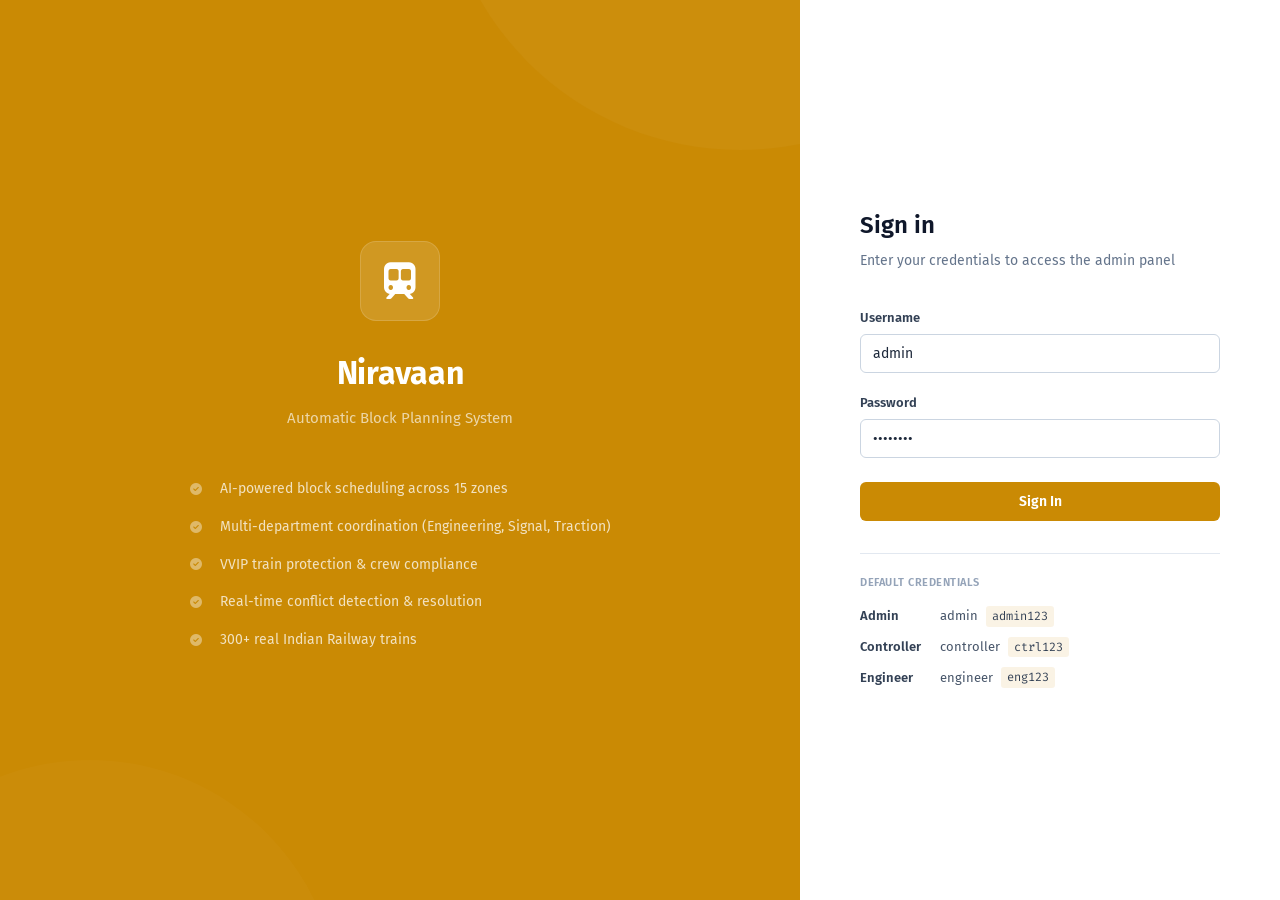
<file: frontend/admin.html>
<!DOCTYPE html>
<html lang="en">
<head>
    <meta charset="UTF-8">
    <meta name="viewport" content="width=device-width, initial-scale=1.0">
    <title>Niravaan - Admin Panel</title>
    <link rel="preconnect" href="https://fonts.googleapis.com">
    <link rel="preconnect" href="https://fonts.gstatic.com" crossorigin>
    <link href="https://fonts.googleapis.com/css2?family=Fira+Sans:wght@300;400;500;600;700&family=Fira+Code:wght@400;500&display=swap" rel="stylesheet">
    <link rel="stylesheet" href="https://cdnjs.cloudflare.com/ajax/libs/font-awesome/6.5.0/css/all.min.css">
    <style>
        :root {
            --primary: #CA8A04;
            --primary-light: #EAB308;
            --primary-glow: rgba(202,138,4,0.1);
            --white: #ffffff;
            --gray-50: #f8fafc;
            --gray-100: #f1f5f9;
            --gray-200: #e2e8f0;
            --gray-300: #cbd5e1;
            --gray-400: #94a3b8;
            --gray-500: #64748b;
            --gray-600: #475569;
            --gray-700: #334155;
            --gray-800: #1e293b;
            --gray-900: #0f172a;
            --green-500: #059669;
            --green-100: #d1fae5;
            --green-700: #047857;
            --amber-500: #d97706;
            --amber-100: #fef3c7;
            --amber-700: #b45309;
            --red-500: #dc2626;
            --red-100: #fee2e2;
            --red-700: #b91c1c;
            --violet-500: #7c3aed;
            --violet-100: #ede9fe;
            --shadow-xs: 0 1px 2px rgba(15,23,42,0.04);
            --shadow-sm: 0 1px 3px rgba(15,23,42,0.06), 0 1px 2px rgba(15,23,42,0.04);
            --shadow-md: 0 4px 6px -1px rgba(15,23,42,0.07), 0 2px 4px -2px rgba(15,23,42,0.05);
            --shadow-lg: 0 10px 15px -3px rgba(15,23,42,0.08), 0 4px 6px -4px rgba(15,23,42,0.04);
            --radius: 6px;
            --radius-lg: 8px;
            --font-sans: 'Fira Sans', -apple-system, BlinkMacSystemFont, sans-serif;
            --font-mono: 'Fira Code', monospace;
        }

        * { margin: 0; padding: 0; box-sizing: border-box; }
        body {
            font-family: var(--font-sans);
            background: var(--gray-50);
            color: var(--gray-800);
            font-size: 14px;
            line-height: 1.55;
            -webkit-font-smoothing: antialiased;
        }

        /* ═══ LOGIN ═══ */
        .login-page {
            display: flex;
            min-height: 100vh;
            background: var(--white);
        }
        .login-left {
            flex: 1;
            background: var(--primary);
            display: flex;
            flex-direction: column;
            align-items: center;
            justify-content: center;
            padding: 48px;
            position: relative;
            overflow: hidden;
        }
        .login-left::before {
            content: '';
            position: absolute;
            top: -50%;
            right: -30%;
            width: 600px;
            height: 600px;
            border-radius: 50%;
            background: rgba(255,255,255,0.03);
        }
        .login-left::after {
            content: '';
            position: absolute;
            bottom: -40%;
            left: -20%;
            width: 500px;
            height: 500px;
            border-radius: 50%;
            background: rgba(255,255,255,0.02);
        }
        .login-brand {
            position: relative;
            z-index: 1;
            text-align: center;
            color: var(--white);
        }
        .brand-emblem {
            width: 80px;
            height: 80px;
            border-radius: 16px;
            background: rgba(255,255,255,0.12);
            border: 1px solid rgba(255,255,255,0.15);
            display: inline-flex;
            align-items: center;
            justify-content: center;
            margin-bottom: 28px;
        }
        .brand-emblem i { font-size: 36px; color: var(--white); }
        .brand-name {
            font-family: var(--font-sans);
            font-size: 32px;
            font-weight: 700;
            margin-bottom: 8px;
            letter-spacing: -0.3px;
        }
        .brand-tagline {
            font-size: 15px;
            color: rgba(255,255,255,0.65);
            font-weight: 400;
            margin-bottom: 40px;
        }
        .brand-features {
            list-style: none;
            text-align: left;
        }
        .brand-features li {
            padding: 8px 0;
            font-size: 14px;
            color: rgba(255,255,255,0.75);
            display: flex;
            align-items: center;
            gap: 10px;
        }
        .brand-features li i {
            width: 20px;
            color: rgba(255,255,255,0.4);
            font-size: 12px;
        }

        .login-right {
            width: 480px;
            display: flex;
            align-items: center;
            justify-content: center;
            padding: 48px;
            background: var(--white);
        }
        .login-form-wrap {
            width: 100%;
            max-width: 360px;
        }
        .login-form-header {
            margin-bottom: 36px;
        }
        .login-form-header h2 {
            font-family: var(--font-sans);
            font-size: 24px;
            font-weight: 600;
            color: var(--gray-900);
            margin-bottom: 6px;
        }
        .login-form-header p {
            font-size: 14px;
            color: var(--gray-500);
        }

        .form-row {
            margin-bottom: 20px;
        }
        .form-row label {
            display: block;
            font-size: 13px;
            font-weight: 600;
            color: var(--gray-700);
            margin-bottom: 6px;
        }
        .form-row input {
            width: 100%;
            padding: 10px 12px;
            border: 1px solid var(--gray-300);
            border-radius: var(--radius);
            font-size: 14px;
            font-family: var(--font-sans);
            color: var(--gray-800);
            background: var(--white);
            transition: border-color 0.15s, box-shadow 0.15s;
            outline: none;
        }
        .form-row input:focus {
            border-color: var(--primary-light);
            box-shadow: 0 0 0 3px rgba(37,99,168,0.1);
        }
        .form-row input::placeholder { color: var(--gray-400); }

        .btn-login {
            width: 100%;
            padding: 11px 20px;
            background: var(--primary);
            border: none;
            border-radius: var(--radius);
            font-size: 14px;
            font-weight: 600;
            font-family: var(--font-sans);
            color: var(--white);
            cursor: pointer;
            transition: background 0.15s;
            margin-top: 4px;
        }
        .btn-login:hover { background: var(--gray-800); }
        .btn-login:active { background: var(--gray-900); }

        .login-error {
            background: var(--red-100);
            color: var(--red-700);
            padding: 10px 14px;
            border-radius: var(--radius);
            font-size: 13px;
            margin-bottom: 16px;
            display: none;
            border: 1px solid rgba(220,38,38,0.15);
        }

        .login-footer {
            margin-top: 32px;
            padding-top: 20px;
            border-top: 1px solid var(--gray-200);
        }
        .login-footer-title {
            font-size: 11px;
            font-weight: 600;
            color: var(--gray-400);
            text-transform: uppercase;
            letter-spacing: 0.5px;
            margin-bottom: 10px;
        }
        .cred-row {
            display: flex;
            align-items: center;
            gap: 8px;
            padding: 5px 0;
            font-size: 13px;
            color: var(--gray-500);
        }
        .cred-role {
            font-weight: 600;
            color: var(--gray-700);
            min-width: 72px;
        }
        .cred-user { color: var(--gray-600); }
        .cred-pass {
            font-family: var(--font-mono);
            font-size: 12px;
            color: var(--gray-700);
            background: var(--primary-glow);
            padding: 1px 6px;
            border-radius: 3px;
        }

        /* ═══ ADMIN LAYOUT ═══ */
        .admin-wrap { display: none; min-height: 100vh; background: var(--gray-100); }

        /* Top bar */
        .topbar {
            background: var(--white);
            border-bottom: 1px solid var(--gray-200);
            height: 56px;
            display: flex;
            align-items: center;
            justify-content: space-between;
            padding: 0 32px;
            position: sticky;
            top: 0;
            z-index: 100;
        }
        .topbar-left {
            display: flex;
            align-items: center;
            gap: 16px;
        }
        .topbar-brand {
            display: flex;
            align-items: center;
            gap: 10px;
            text-decoration: none;
        }
        .topbar-brand-icon {
            width: 32px;
            height: 32px;
            border-radius: 6px;
            background: var(--primary);
            display: flex;
            align-items: center;
            justify-content: center;
            color: var(--white);
            font-size: 14px;
        }
        .topbar-brand-text {
            font-family: var(--font-sans);
            font-size: 15px;
            font-weight: 600;
            color: var(--gray-900);
        }
        .topbar-divider {
            width: 1px;
            height: 24px;
            background: var(--gray-200);
        }
        .topbar-page {
            font-size: 14px;
            color: var(--gray-500);
        }
        .topbar-right {
            display: flex;
            align-items: center;
            gap: 16px;
        }
        .topbar-time {
            font-family: var(--font-mono);
            font-size: 12px;
            color: var(--gray-400);
        }
        .topbar-user {
            display: flex;
            align-items: center;
            gap: 8px;
            cursor: pointer;
            padding: 4px 8px;
            border-radius: var(--radius);
            transition: background 0.15s;
        }
        .topbar-user:hover { background: var(--gray-100); }
        .topbar-avatar {
            width: 30px;
            height: 30px;
            border-radius: 50%;
            background: var(--gray-100);
            color: var(--primary);
            display: flex;
            align-items: center;
            justify-content: center;
            font-family: var(--font-sans);
            font-size: 12px;
            font-weight: 600;
        }
        .topbar-username {
            font-size: 13px;
            font-weight: 500;
            color: var(--gray-700);
        }

        /* Layout */
        .layout {
            display: flex;
            min-height: calc(100vh - 56px);
        }

        /* Sidebar */
        .sidebar {
            width: 220px;
            background: var(--white);
            border-right: 1px solid var(--gray-200);
            padding: 16px 0;
            flex-shrink: 0;
        }
        .nav-group {
            margin-bottom: 8px;
        }
        .nav-group-label {
            font-size: 11px;
            font-weight: 600;
            color: var(--gray-400);
            text-transform: uppercase;
            letter-spacing: 0.5px;
            padding: 8px 20px 6px;
        }
        .nav-link {
            display: flex;
            align-items: center;
            gap: 10px;
            padding: 8px 20px;
            font-size: 13px;
            font-weight: 500;
            color: var(--gray-600);
            text-decoration: none;
            cursor: pointer;
            transition: all 0.12s;
            border-left: 2px solid transparent;
        }
        .nav-link:hover {
            background: var(--gray-50);
            color: var(--gray-800);
        }
        .nav-link.active {
            background: var(--primary-glow);
            color: var(--primary);
            border-left-color: var(--primary);
            font-weight: 600;
        }
        .nav-link i {
            width: 18px;
            text-align: center;
            font-size: 14px;
        }
        .sidebar-footer {
            margin-top: auto;
            padding: 16px 20px;
            border-top: 1px solid var(--gray-200);
        }
        .btn-logout {
            width: 100%;
            padding: 8px;
            background: none;
            border: 1px solid var(--gray-200);
            border-radius: var(--radius);
            font-size: 12px;
            font-weight: 500;
            font-family: var(--font-sans);
            color: var(--gray-500);
            cursor: pointer;
            transition: all 0.15s;
            display: flex;
            align-items: center;
            justify-content: center;
            gap: 6px;
        }
        .btn-logout:hover {
            background: var(--red-100);
            border-color: rgba(220,38,38,0.2);
            color: var(--red-700);
        }

        /* Main */
        .main {
            flex: 1;
            padding: 24px 32px;
            overflow-y: auto;
        }

        /* Page header */
        .page-header {
            display: flex;
            align-items: center;
            justify-content: space-between;
            margin-bottom: 24px;
        }
        .page-header h1 {
            font-family: var(--font-sans);
            font-size: 20px;
            font-weight: 600;
            color: var(--gray-900);
        }
        .page-header p {
            font-size: 13px;
            color: var(--gray-500);
            margin-top: 2px;
        }

        /* Stats */
        .stats {
            display: grid;
            grid-template-columns: repeat(4, 1fr);
            gap: 16px;
            margin-bottom: 24px;
        }
        .stat {
            background: var(--white);
            border: 1px solid var(--gray-200);
            border-radius: var(--radius-lg);
            padding: 18px 20px;
        }
        .stat-header {
            display: flex;
            align-items: center;
            justify-content: space-between;
            margin-bottom: 10px;
        }
        .stat-label {
            font-size: 13px;
            font-weight: 500;
            color: var(--gray-500);
        }
        .stat-icon {
            width: 32px;
            height: 32px;
            border-radius: 6px;
            display: flex;
            align-items: center;
            justify-content: center;
            font-size: 13px;
        }
        .stat-icon.blue { background: var(--gray-100); color: var(--primary); }
        .stat-icon.green { background: var(--green-100); color: var(--green-700); }
        .stat-icon.amber { background: var(--amber-100); color: var(--amber-700); }
        .stat-icon.red { background: var(--red-100); color: var(--red-700); }
        .stat-value {
            font-family: var(--font-sans);
            font-size: 28px;
            font-weight: 700;
            color: var(--gray-900);
        }

        /* Cards */
        .card {
            background: var(--white);
            border: 1px solid var(--gray-200);
            border-radius: var(--radius-lg);
            margin-bottom: 16px;
        }
        .card-header {
            display: flex;
            align-items: center;
            justify-content: space-between;
            padding: 16px 20px;
            border-bottom: 1px solid var(--gray-200);
        }
        .card-header h3 {
            font-family: var(--font-sans);
            font-size: 15px;
            font-weight: 600;
            color: var(--gray-800);
        }
        .card-body { padding: 20px; }

        /* Grid */
        .g2 { display: grid; grid-template-columns: 1fr 1fr; gap: 16px; }

        /* Tables */
        .table-wrap { overflow-x: auto; -webkit-overflow-scrolling: touch; }
        .table-wrap table { min-width: 650px; }
        table { width: 100%; border-collapse: collapse; }
        thead th {
            padding: 10px 16px;
            text-align: left;
            font-size: 11px;
            font-weight: 600;
            color: var(--gray-500);
            text-transform: uppercase;
            letter-spacing: 0.3px;
            border-bottom: 1px solid var(--gray-200);
            background: var(--gray-50);
        }
        tbody td {
            padding: 10px 16px;
            border-bottom: 1px solid var(--gray-100);
            font-size: 13px;
            color: var(--gray-600);
        }
        tbody tr:hover td { background: var(--gray-50); }
        tbody tr:last-child td { border-bottom: none; }
        td strong {
            font-family: var(--font-mono);
            font-size: 12px;
            color: var(--gray-800);
        }

        /* Badges */
        .badge {
            display: inline-flex;
            align-items: center;
            font-size: 11px;
            font-weight: 600;
            padding: 3px 8px;
            border-radius: 4px;
        }
        .badge-green { background: var(--green-100); color: var(--green-700); }
        .badge-blue { background: var(--gray-100); color: var(--primary); }
        .badge-amber { background: var(--amber-100); color: var(--amber-700); }
        .badge-red { background: var(--red-100); color: var(--red-700); }
        .badge-violet { background: var(--violet-100); color: var(--violet-500); }
        .badge-gray { background: var(--gray-100); color: var(--gray-500); }

        /* Buttons */
        .btn {
            display: inline-flex;
            align-items: center;
            justify-content: center;
            gap: 6px;
            padding: 8px 16px;
            border-radius: var(--radius);
            border: none;
            font-size: 13px;
            font-weight: 600;
            font-family: var(--font-sans);
            cursor: pointer;
            transition: all 0.15s;
        }
        .btn-sm { padding: 5px 10px; font-size: 12px; }
        .btn-primary { background: var(--primary); color: var(--white); }
        .btn-primary:hover { background: var(--gray-800); }
        .btn-success { background: var(--green-500); color: var(--white); }
        .btn-success:hover { background: var(--green-700); }
        .btn-danger { background: var(--red-500); color: var(--white); }
        .btn-danger:hover { background: var(--red-700); }
        .btn-outline {
            background: var(--white);
            color: var(--gray-600);
            border: 1px solid var(--gray-300);
        }
        .btn-outline:hover { background: var(--gray-50); }

        /* Sections */
        .sec { display: none; }
        .sec.on { display: block; animation: fadeIn 0.2s ease; }
        @keyframes fadeIn { from { opacity: 0; } to { opacity: 1; } }

        /* Toast */
        .toast {
            position: fixed;
            bottom: 24px;
            right: 24px;
            background: var(--gray-900);
            color: var(--white);
            padding: 10px 16px;
            border-radius: var(--radius);
            font-size: 13px;
            box-shadow: var(--shadow-lg);
            transform: translateY(60px);
            opacity: 0;
            transition: all 0.25s ease;
            z-index: 300;
            display: flex;
            align-items: center;
            gap: 8px;
        }
        .toast.show { transform: translateY(0); opacity: 1; }

        /* Modal */
        .modal-bg {
            position: fixed;
            inset: 0;
            background: rgba(0,0,0,0.3);
            display: none;
            align-items: center;
            justify-content: center;
            z-index: 200;
        }
        .modal-bg.show { display: flex; }
        .modal {
            background: var(--white);
            border-radius: var(--radius-lg);
            width: 480px;
            max-width: 95%;
            max-height: 85vh;
            overflow-y: auto;
            box-shadow: var(--shadow-lg);
            border: 1px solid var(--gray-200);
        }
        .modal-head {
            padding: 16px 20px;
            border-bottom: 1px solid var(--gray-200);
            display: flex;
            align-items: center;
            justify-content: space-between;
        }
        .modal-head h3 {
            font-family: var(--font-sans);
            font-size: 16px;
            font-weight: 600;
            color: var(--gray-800);
        }
        .modal-close {
            width: 28px;
            height: 28px;
            border-radius: 4px;
            border: none;
            background: none;
            color: var(--gray-400);
            font-size: 18px;
            cursor: pointer;
            transition: all 0.12s;
            display: flex;
            align-items: center;
            justify-content: center;
        }
        .modal-close:hover { background: var(--gray-100); color: var(--gray-600); }
        .modal-body { padding: 20px; }

        .field-modal { margin-bottom: 16px; }
        .field-modal label {
            display: block;
            font-size: 13px;
            font-weight: 600;
            color: var(--gray-700);
            margin-bottom: 5px;
        }
        .field-modal input,
        .field-modal select {
            width: 100%;
            padding: 8px 12px;
            border: 1px solid var(--gray-300);
            border-radius: var(--radius);
            font-size: 13px;
            font-family: var(--font-sans);
            color: var(--gray-800);
            background: var(--white);
            outline: none;
            transition: border-color 0.15s;
        }
        .field-modal input:focus,
        .field-modal select:focus {
            border-color: var(--primary-light);
            box-shadow: 0 0 0 3px rgba(37,99,168,0.08);
        }

        /* Audit */
        .audit-row {
            display: flex;
            align-items: center;
            gap: 12px;
            padding: 10px 0;
            border-bottom: 1px solid var(--gray-100);
            font-size: 13px;
        }
        .audit-row:last-child { border-bottom: none; }
        .audit-action { min-width: 110px; }
        .audit-detail { color: var(--gray-500); flex: 1; }
        .audit-time {
            font-family: var(--font-mono);
            font-size: 11px;
            color: var(--gray-400);
        }

        .empty-state {
            text-align: center;
            padding: 40px;
            color: var(--gray-400);
            font-size: 13px;
        }
        .empty-state i { font-size: 28px; margin-bottom: 8px; display: block; }

        /* HAMBURGER */
        .admin-hamburger {
            display: none;
            background: none;
            border: none;
            color: var(--gray-700);
            font-size: 18px;
            cursor: pointer;
            padding: 6px 8px;
            border-radius: var(--radius);
            transition: background 0.12s;
        }
        .admin-hamburger:hover { background: var(--gray-100); }

        .sidebar-overlay {
            display: none;
            position: fixed;
            inset: 0;
            background: rgba(0,0,0,0.3);
            z-index: 149;
        }
        .sidebar-overlay.show { display: block; }

        @media (max-width: 768px) {
            .login-left { display: none; }
            .login-right { width: 100%; }
            .stats { grid-template-columns: repeat(2, 1fr); }
            .g2 { grid-template-columns: 1fr; }
            .admin-hamburger { display: block; }
            .sidebar {
                position: fixed;
                left: -240px;
                top: 56px;
                bottom: 0;
                z-index: 150;
                transition: left 0.25s ease;
                box-shadow: none;
            }
            .sidebar.open {
                left: 0;
                box-shadow: 4px 0 20px rgba(0,0,0,0.15);
            }
            .main { padding: 16px; }
            .topbar { padding: 0 16px; }
            .page-header { flex-direction: column; align-items: flex-start; gap: 10px; }
            .card-body { padding: 14px; }
            thead th { font-size: 10px; padding: 8px 10px; }
            tbody td { font-size: 12px; padding: 8px 10px; }
        }
        @media (max-width: 480px) {
            .stats { grid-template-columns: 1fr; }
            .stat { padding: 14px 16px; }
            .stat-value { font-size: 24px; }
            .topbar-brand-text { font-size: 14px; }
            .topbar-page { display: none; }
        }
    </style>
</head>
<body>
    <!-- LOGIN -->
    <div class="login-page" id="loginWrap">
        <div class="login-left">
            <div class="login-brand">
                <div class="brand-emblem"><i class="fas fa-train-subway"></i></div>
                <div class="brand-name">Niravaan</div>
                <div class="brand-tagline">Automatic Block Planning System</div>
                <ul class="brand-features">
                    <li><i class="fas fa-check-circle"></i> AI-powered block scheduling across 15 zones</li>
                    <li><i class="fas fa-check-circle"></i> Multi-department coordination (Engineering, Signal, Traction)</li>
                    <li><i class="fas fa-check-circle"></i> VVIP train protection & crew compliance</li>
                    <li><i class="fas fa-check-circle"></i> Real-time conflict detection & resolution</li>
                    <li><i class="fas fa-check-circle"></i> 300+ real Indian Railway trains</li>
                </ul>
            </div>
        </div>
        <div class="login-right">
            <div class="login-form-wrap">
                <div class="login-form-header">
                    <h2>Sign in</h2>
                    <p>Enter your credentials to access the admin panel</p>
                </div>
                <div class="login-error" id="loginErr"></div>
                <div class="form-row">
                    <label>Username</label>
                    <input type="text" id="loginUser" placeholder="Enter username" value="admin">
                </div>
                <div class="form-row">
                    <label>Password</label>
                    <input type="password" id="loginPass" placeholder="Enter password" value="admin123">
                </div>
                <button class="btn-login" onclick="doLogin()" id="loginBtn">Sign In</button>
                <div class="login-footer">
                    <div class="login-footer-title">Default Credentials</div>
                    <div class="cred-row"><span class="cred-role">Admin</span> <span class="cred-user">admin</span> <span class="cred-pass">admin123</span></div>
                    <div class="cred-row"><span class="cred-role">Controller</span> <span class="cred-user">controller</span> <span class="cred-pass">ctrl123</span></div>
                    <div class="cred-row"><span class="cred-role">Engineer</span> <span class="cred-user">engineer</span> <span class="cred-pass">eng123</span></div>
                </div>
            </div>
        </div>
    </div>

    <!-- ADMIN -->
    <div class="admin-wrap" id="adminWrap">
        <div class="sidebar-overlay" id="sidebarOverlay" onclick="toggleSidebar()"></div>
        <div class="topbar">
            <div class="topbar-left">
                <button class="admin-hamburger" onclick="toggleSidebar()"><i class="fas fa-bars"></i></button>
                <a class="topbar-brand" href="#">
                    <div class="topbar-brand-icon"><i class="fas fa-train-subway"></i></div>
                    <span class="topbar-brand-text">Niravaan</span>
                </a>
                <div class="topbar-divider"></div>
                <span class="topbar-page" id="topbarPage">Dashboard</span>
            </div>
            <div class="topbar-right">
                <span class="topbar-time" id="topTime"></span>
                <div class="topbar-user" id="topbarUser">
                    <div class="topbar-avatar" id="userAvatar">A</div>
                    <span class="topbar-username" id="userName">--</span>
                </div>
            </div>
        </div>
        <div class="layout">
            <aside class="sidebar">
                <div class="nav-group">
                    <div class="nav-group-label">Overview</div>
                    <a class="nav-link active" onclick="showSec('admin-dash',this)"><i class="fas fa-chart-pie"></i> Dashboard</a>
                </div>
                <div class="nav-group">
                    <div class="nav-group-label">Management</div>
                    <a class="nav-link" onclick="showSec('admin-blocks',this)"><i class="fas fa-cubes"></i> Blocks</a>
                    <a class="nav-link" onclick="showSec('admin-defects',this)"><i class="fas fa-exclamation-triangle"></i> Defects</a>
                    <a class="nav-link" onclick="showSec('admin-corridors',this)"><i class="fas fa-route"></i> Corridors</a>
                    <a class="nav-link" onclick="showSec('admin-trains',this)"><i class="fas fa-train"></i> Trains</a>
                </div>
                <div class="nav-group">
                    <div class="nav-group-label">Administration</div>
                    <a class="nav-link" onclick="showSec('admin-users',this)"><i class="fas fa-users-cog"></i> Users</a>
                    <a class="nav-link" onclick="showSec('admin-audit',this)"><i class="fas fa-history"></i> Audit Log</a>
                </div>
                <div class="nav-group">
                    <div class="nav-group-label">AI Engine</div>
                    <a class="nav-link" onclick="showSec('admin-ai',this)"><i class="fas fa-brain"></i> AI Brain</a>
                </div>
                <div class="sidebar-footer">
                    <button class="btn-logout" onclick="doLogout()"><i class="fas fa-right-from-bracket"></i> Sign Out</button>
                </div>
            </aside>
            <div class="main">
                <!-- DASHBOARD -->
                <div class="sec on" id="s-admin-dash">
                    <div class="page-header">
                        <div><h1>Dashboard</h1><p>Overview of your block planning system</p></div>
                    </div>
                    <div class="stats" id="adminStats"></div>
                    <div class="g2">
                        <div class="card">
                            <div class="card-header"><h3>Recent Activity</h3></div>
                            <div class="card-body" id="recentAudit"></div>
                        </div>
                        <div class="card">
                            <div class="card-header"><h3>Quick Actions</h3></div>
                            <div class="card-body" style="display:flex;flex-direction:column;gap:8px;">
                                <button class="btn btn-primary btn-sm" onclick="showSec('admin-blocks',null)"><i class="fas fa-plus"></i> Create New Block</button>
                                <button class="btn btn-outline btn-sm" onclick="showSec('admin-defects',null)"><i class="fas fa-plus"></i> Report Defect</button>
                                <button class="btn btn-outline btn-sm" onclick="showSec('admin-users',null)"><i class="fas fa-user-plus"></i> Add User</button>
                            </div>
                        </div>
                    </div>
                </div>

                <!-- BLOCKS -->
                <div class="sec" id="s-admin-blocks">
                    <div class="page-header">
                        <div><h1>Block Management</h1><p>Create and manage maintenance blocks</p></div>
                        <button class="btn btn-primary" onclick="openModal('blockModal')"><i class="fas fa-plus"></i> New Block</button>
                    </div>
                    <div class="card"><div class="card-body"><div class="table-wrap" id="blockTable"></div></div></div>
                </div>

                <!-- DEFECTS -->
                <div class="sec" id="s-admin-defects">
                    <div class="page-header">
                        <div><h1>Defect Management</h1><p>Track and resolve maintenance defects</p></div>
                        <button class="btn btn-primary" onclick="openModal('defectModal')"><i class="fas fa-plus"></i> Report Defect</button>
                    </div>
                    <div class="card"><div class="card-body"><div class="table-wrap" id="defectTable"></div></div></div>
                </div>

                <!-- CORRIDORS -->
                <div class="sec" id="s-admin-corridors">
                    <div class="page-header">
                        <div><h1>Corridor Management</h1><p>Manage railway corridors and sections</p></div>
                        <button class="btn btn-primary" onclick="openModal('corridorModal')"><i class="fas fa-plus"></i> Add Corridor</button>
                    </div>
                    <div class="card"><div class="card-body"><div class="table-wrap" id="corridorTable"></div></div></div>
                </div>

                <!-- TRAINS -->
                <div class="sec" id="s-admin-trains">
                    <div class="page-header">
                        <div><h1>Train Management</h1><p>View and manage train schedules</p></div>
                        <button class="btn btn-primary" onclick="openModal('trainModal')"><i class="fas fa-plus"></i> Add Train</button>
                    </div>
                    <div class="card"><div class="card-body"><div class="table-wrap" id="trainTable"></div></div></div>
                </div>

                <!-- USERS -->
                <div class="sec" id="s-admin-users">
                    <div class="page-header">
                        <div><h1>User Management</h1><p>Manage system users and roles</p></div>
                        <button class="btn btn-primary" onclick="openModal('userModal')"><i class="fas fa-user-plus"></i> Add User</button>
                    </div>
                    <div class="card"><div class="card-body"><div class="table-wrap" id="userTable"></div></div></div>
                </div>

                <!-- AUDIT -->
                <div class="sec" id="s-admin-audit">
                    <div class="page-header">
                        <div><h1>Audit Log</h1><p>System activity and change history</p></div>
                    </div>
                    <div class="card"><div class="card-body" id="auditLog"></div></div>
                </div>

                <!-- AI BRAIN -->
                <div class="sec" id="s-admin-ai">
                    <div class="page-header">
                        <div><h1>AI Brain</h1><p>Automated analysis, scheduling, and conflict resolution</p></div>
                        <button class="btn btn-primary" id="aiThinkBtn" onclick="runAdminAI()"><i class="fas fa-brain"></i> Think & Auto-Schedule</button>
                    </div>

                    <!-- AI Status Panel -->
                    <div class="ai-brain-panel" id="aiBrainPanel" style="background:linear-gradient(135deg,#0f172a,#1e293b);border-radius:8px;padding:24px;color:#fff;margin-bottom:20px;">
                        <div style="display:flex;align-items:center;gap:12px;margin-bottom:20px">
                            <div style="width:42px;height:42px;background:rgba(59,130,246,0.2);border-radius:10px;display:flex;align-items:center;justify-content:center"><i class="fas fa-brain" style="font-size:20px;color:#60a5fa"></i></div>
                            <div><div style="font-size:16px;font-weight:600">Niravaan AI Engine</div><div style="font-size:12px;color:#94a3b8" id="aiBrainStatus">Ready to analyze</div></div>
                        </div>
                        <div id="aiBrainSteps" style="min-height:40px">
                            <div style="text-align:center;padding:20px;color:#64748b;font-size:13px">
                                Click <strong>"Think & Auto-Schedule"</strong> to run AI analysis
                            </div>
                        </div>
                    </div>

                    <!-- Score Gauges -->
                    <div style="display:grid;grid-template-columns:repeat(auto-fit,minmax(160px,1fr));gap:14px;margin-bottom:20px" id="aiScoreGauges"></div>

                    <!-- AI Decisions -->
                    <div id="aiDecisionsArea" style="display:none">
                        <h3 style="font-size:15px;font-weight:600;margin-bottom:14px;display:flex;align-items:center;gap:8px"><i class="fas fa-gavel" style="color:var(--primary)"></i> AI Decisions</h3>
                        <div style="display:grid;grid-template-columns:repeat(auto-fit,minmax(340px,1fr));gap:14px;margin-bottom:20px" id="aiDecisionsGrid"></div>
                    </div>

                    <!-- Scheduled Blocks -->
                    <div id="aiScheduledArea" style="display:none">
                        <h3 style="font-size:15px;font-weight:600;margin-bottom:14px"><i class="fas fa-calendar-check" style="color:#16a34a"></i> Auto-Scheduled Blocks</h3>
                        <div style="display:grid;grid-template-columns:repeat(auto-fit,minmax(300px,1fr));gap:14px;margin-bottom:20px" id="aiScheduledGrid"></div>
                    </div>

                    <!-- Conflicts -->
                    <div id="aiConflictsArea" style="display:none">
                        <h3 style="font-size:15px;font-weight:600;margin-bottom:14px"><i class="fas fa-exclamation-triangle" style="color:#d97706"></i> Detected Conflicts</h3>
                        <div id="aiConflictsList" style="display:flex;flex-direction:column;gap:10px;margin-bottom:20px"></div>
                    </div>
                </div>
            </div>
        </div>
    </div>

    <!-- MODALS -->
    <div class="modal-bg" id="blockModal"><div class="modal"><div class="modal-head"><h3>Create Block</h3><button class="modal-close" onclick="closeModal('blockModal')">&times;</button></div><div class="modal-body">
        <div class="field-modal"><label>Department</label><select id="blkDept"><option value="1">Engineering</option><option value="2">Traction Distribution</option><option value="3">Signal & Telecom</option></select></div>
        <div class="field-modal"><label>Corridor</label><select id="blkCorr"></select></div>
        <div class="field-modal"><label>Date</label><input type="date" id="blkDate"></div>
        <div class="field-modal"><label>Start Time</label><input type="time" id="blkStart" value="01:00"></div>
        <div class="field-modal"><label>End Time</label><input type="time" id="blkEnd" value="04:00"></div>
        <div class="field-modal"><label>Block Type</label><select id="blkType"><option>Track Renewal</option><option>OHE Replacement</option><option>Signal Maintenance</option><option>Point Machine</option><option>Rail Grinding</option></select></div>
        <div class="field-modal"><label>Category</label><select id="blkCat"><option value="routine">Routine</option><option value="fault">Fault</option><option value="urgent">Urgent</option></select></div>
        <button class="btn btn-primary" onclick="createBlock()" style="width:100%;margin-top:4px;">Create Block</button>
    </div></div></div>

    <div class="modal-bg" id="defectModal"><div class="modal"><div class="modal-head"><h3>Report Defect</h3><button class="modal-close" onclick="closeModal('defectModal')">&times;</button></div><div class="modal-body">
        <div class="field-modal"><label>Department</label><select id="defDept"><option value="1">Engineering</option><option value="2">Traction Distribution</option><option value="3">Signal & Telecom</option></select></div>
        <div class="field-modal"><label>Title</label><input type="text" id="defTitle" placeholder="e.g. Rail Wear Exceeding Limit"></div>
        <div class="field-modal"><label>Description</label><input type="text" id="defDesc" placeholder="Brief description"></div>
        <div class="field-modal"><label>Location</label><input type="text" id="defLoc" placeholder="e.g. Track 2, Km 124+300"></div>
        <div class="field-modal"><label>Priority</label><select id="defPri"><option value="critical">Critical</option><option value="high">High</option><option value="medium" selected>Medium</option><option value="low">Low</option></select></div>
        <div class="field-modal"><label>Maintenance Type</label><select id="defType"><option value="fault">Fault</option><option value="routine">Routine</option><option value="urgent">Urgent</option></select></div>
        <button class="btn btn-primary" onclick="createDefect()" style="width:100%;margin-top:4px;">Report Defect</button>
    </div></div></div>

    <div class="modal-bg" id="corridorModal"><div class="modal"><div class="modal-head"><h3>Add Corridor</h3><button class="modal-close" onclick="closeModal('corridorModal')">&times;</button></div><div class="modal-body">
        <div class="field-modal"><label>Corridor ID</label><input type="text" id="corrId" placeholder="e.g. COR-011"></div>
        <div class="field-modal"><label>Route Name</label><input type="text" id="corrName" placeholder="e.g. Mumbai - Nashik"></div>
        <div class="field-modal"><label>Length (km)</label><input type="number" id="corrLen" step="0.1" placeholder="e.g. 150.0"></div>
        <div class="field-modal"><label>Single Line Section</label><select id="corrSL"><option value="0">No</option><option value="1">Yes</option></select></div>
        <button class="btn btn-primary" onclick="createCorridor()" style="width:100%;margin-top:4px;">Add Corridor</button>
    </div></div></div>

    <div class="modal-bg" id="trainModal"><div class="modal"><div class="modal-head"><h3>Add Train</h3><button class="modal-close" onclick="closeModal('trainModal')">&times;</button></div><div class="modal-body">
        <div class="field-modal"><label>Train Number</label><input type="text" id="trnNum" placeholder="e.g. 12953"></div>
        <div class="field-modal"><label>Train Name</label><input type="text" id="trnName" placeholder="e.g. Delhi Rajdhani"></div>
        <div class="field-modal"><label>Origin</label><input type="text" id="trnOrig" placeholder="e.g. New Delhi"></div>
        <div class="field-modal"><label>Destination</label><input type="text" id="trnDest" placeholder="e.g. Mumbai Central"></div>
        <div class="field-modal"><label>Departure Time</label><input type="time" id="trnDep"></div>
        <div class="field-modal"><label>Arrival Time</label><input type="time" id="trnArr"></div>
        <div class="field-modal"><label>Days</label><input type="text" id="trnDays" placeholder="e.g. 1,3,5,7"></div>
        <div class="field-modal"><label>Type</label><select id="trnType"><option value="express">Express</option><option value="passenger">Passenger</option><option value="goods">Goods</option></select></div>
        <div class="field-modal"><label>VVIP</label><select id="trnVvip"><option value="0">No</option><option value="1">Yes</option></select></div>
        <button class="btn btn-primary" onclick="createTrain()" style="width:100%;margin-top:4px;">Add Train</button>
    </div></div></div>

    <div class="modal-bg" id="userModal"><div class="modal"><div class="modal-head"><h3>Add User</h3><button class="modal-close" onclick="closeModal('userModal')">&times;</button></div><div class="modal-body">
        <div class="field-modal"><label>Username</label><input type="text" id="usrUser" placeholder="e.g. newuser"></div>
        <div class="field-modal"><label>Password</label><input type="password" id="usrPass" placeholder="Min 6 characters"></div>
        <div class="field-modal"><label>Full Name</label><input type="text" id="usrName" placeholder="e.g. Rajesh Kumar"></div>
        <div class="field-modal"><label>Role</label><select id="usrRole"><option value="viewer">Viewer</option><option value="engineer">Engineer</option><option value="controller">Controller</option><option value="admin">Admin</option></select></div>
        <button class="btn btn-primary" onclick="createUser()" style="width:100%;margin-top:4px;">Create User</button>
    </div></div></div>

    <div class="toast" id="toast"></div>

    <script>
        const API = window.location.hostname === 'localhost' ? '' : 'https://railblock-ai-k8xm.onrender.com';
        let TOKEN = localStorage.getItem('nirvaan_token') || '';
        let USER = JSON.parse(localStorage.getItem('nirvaan_user') || 'null');

        async function api(p, opts = {}) {
            const headers = { 'Content-Type': 'application/json' };
            if (TOKEN) headers['Authorization'] = 'Bearer ' + TOKEN;
            const r = await fetch(API + p, { ...opts, headers: { ...headers, ...(opts.headers || {}) } });
            if (r.status === 401) { doLogout(); throw new Error('Unauthorized'); }
            return r.json();
        }
        function toast(m) { const t = document.getElementById('toast'); t.innerHTML = '<i class="fas fa-check-circle"></i> ' + m; t.classList.add('show'); setTimeout(() => t.classList.remove('show'), 3000); }
        function openModal(id) { document.getElementById(id).classList.add('show'); }
        function closeModal(id) { document.getElementById(id).classList.remove('show'); }
        function toggleSidebar() { document.querySelector('.sidebar').classList.toggle('open'); document.getElementById('sidebarOverlay').classList.toggle('show'); }
        function showSec(id, el) {
            document.querySelectorAll('.sec').forEach(s => s.classList.remove('on'));
            document.getElementById('s-' + id).classList.add('on');
            document.querySelectorAll('.nav-link').forEach(a => a.classList.remove('active'));
            if (el) el.classList.add('active');
            document.querySelector('.sidebar').classList.remove('open');
            document.getElementById('sidebarOverlay').classList.remove('show');
            const titles = { 'admin-dash': 'Dashboard', 'admin-blocks': 'Block Management', 'admin-defects': 'Defect Management', 'admin-corridors': 'Corridor Management', 'admin-trains': 'Train Management', 'admin-users': 'User Management', 'admin-audit': 'Audit Log', 'admin-ai': 'AI Brain' };
            document.getElementById('topbarPage').textContent = titles[id] || 'Dashboard';
            if (id === 'admin-blocks') loadAdminBlocks();
            if (id === 'admin-defects') loadAdminDefects();
            if (id === 'admin-corridors') loadAdminCorridors();
            if (id === 'admin-trains') loadAdminTrains();
            if (id === 'admin-users') loadAdminUsers();
            if (id === 'admin-audit') loadAuditLog();
        }

        async function doLogin() {
            const u = document.getElementById('loginUser').value;
            const p = document.getElementById('loginPass').value;
            document.getElementById('loginErr').style.display = 'none';
            document.getElementById('loginBtn').textContent = 'Signing in...';
            try {
                const d = await api('/api/auth/login', { method: 'POST', body: JSON.stringify({ username: u, password: p }) });
                TOKEN = d.token; USER = d.user;
                localStorage.setItem('nirvaan_token', TOKEN);
                localStorage.setItem('nirvaan_user', JSON.stringify(USER));
                showAdmin();
            } catch (e) {
                document.getElementById('loginErr').textContent = 'Invalid credentials. Please try again.';
                document.getElementById('loginErr').style.display = 'block';
            }
            document.getElementById('loginBtn').textContent = 'Sign In';
        }
        function doLogout() {
            if (TOKEN) api('/api/auth/logout', { method: 'POST' }).catch(() => {});
            TOKEN = ''; USER = null;
            localStorage.removeItem('nirvaan_token');
            localStorage.removeItem('nirvaan_user');
            document.getElementById('loginWrap').style.display = 'flex';
            document.getElementById('adminWrap').style.display = 'none';
        }
        function showAdmin() {
            document.getElementById('loginWrap').style.display = 'none';
            document.getElementById('adminWrap').style.display = 'block';
            document.getElementById('userName').textContent = USER.full_name;
            document.getElementById('userAvatar').textContent = USER.full_name.charAt(0);
            loadAdminDash();
            loadCorridorsForSelect();
        }

        async function loadAdminDash() {
            const d = await api('/api/admin/stats');
            document.getElementById('adminStats').innerHTML = `
                <div class="stat"><div class="stat-header"><span class="stat-label">Total Blocks</span><div class="stat-icon blue"><i class="fas fa-cubes"></i></div></div><div class="stat-value">${d.total_blocks}</div></div>
                <div class="stat"><div class="stat-header"><span class="stat-label">Completed</span><div class="stat-icon green"><i class="fas fa-check-circle"></i></div></div><div class="stat-value">${d.completed_blocks}</div></div>
                <div class="stat"><div class="stat-header"><span class="stat-label">Pending Defects</span><div class="stat-icon amber"><i class="fas fa-exclamation-circle"></i></div></div><div class="stat-value">${d.pending_defects}</div></div>
                <div class="stat"><div class="stat-header"><span class="stat-label">Active Users</span><div class="stat-icon red"><i class="fas fa-users"></i></div></div><div class="stat-value">${d.total_users}</div></div>
            `;
            const audit = await api('/api/admin/audit?limit=8');
            document.getElementById('recentAudit').innerHTML = audit.length ? audit.map(a => `<div class="audit-row"><span class="audit-action"><span class="badge badge-${a.action.includes('create') ? 'green' : a.action.includes('delete') ? 'red' : 'blue'}">${a.action.replace('_', ' ')}</span></span><span class="audit-detail">${a.details || '--'}</span><span class="audit-time">${a.created_at ? new Date(a.created_at).toLocaleString() : '--'}</span></div>`).join('') : '<div class="empty-state"><i class="fas fa-history"></i>No recent activity</div>';
        }

        async function loadAdminBlocks() {
            const d = await api('/api/admin/blocks');
            document.getElementById('blockTable').innerHTML = `<table><thead><tr><th>Block ID</th><th>Department</th><th>Corridor</th><th>Date</th><th>Time</th><th>Type</th><th>Category</th><th>Status</th><th>Actions</th></tr></thead><tbody>${d.map(b => `<tr>
                <td><strong>${b.block_id}</strong></td>
                <td><span class="badge badge-${b.dept_code === 'ENG' ? 'blue' : b.dept_code === 'TRD' ? 'amber' : 'green'}">${b.dept_name}</span></td>
                <td>${b.route_name || '--'}</td><td>${b.block_date}</td><td>${b.start_time} - ${b.end_time}</td>
                <td>${b.block_type}</td><td><span class="badge badge-${b.maintenance_category === 'urgent' ? 'red' : b.maintenance_category === 'fault' ? 'amber' : 'blue'}">${b.maintenance_category}</span></td>
                <td><span class="badge badge-${b.status === 'completed' ? 'green' : b.status === 'approved' ? 'blue' : b.status === 'in_progress' ? 'amber' : b.status === 'cancelled' ? 'red' : 'gray'}">${b.status}</span></td>
                <td><div style="display:flex;gap:4px;">
                    ${b.status === 'planned' ? `<button class="btn btn-success btn-sm" onclick="updateBlock(${b.id},'approved')"><i class="fas fa-check"></i></button>` : ''}
                    ${b.status !== 'completed' && b.status !== 'cancelled' ? `<button class="btn btn-danger btn-sm" onclick="updateBlock(${b.id},'cancelled')"><i class="fas fa-times"></i></button>` : ''}
                </div></td>
            </tr>`).join('')}</tbody></table>`;
        }
        async function updateBlock(id, status) { await api(`/api/admin/blocks/${id}`, { method: 'PUT', body: JSON.stringify({ status }) }); toast('Block ' + status); loadAdminBlocks(); }
        async function createBlock() {
            await api('/api/admin/blocks', { method: 'POST', body: JSON.stringify({ department_id: parseInt(document.getElementById('blkDept').value), corridor_id: parseInt(document.getElementById('blkCorr').value), block_date: document.getElementById('blkDate').value, start_time: document.getElementById('blkStart').value, end_time: document.getElementById('blkEnd').value, block_type: document.getElementById('blkType').value, maintenance_category: document.getElementById('blkCat').value })});
            closeModal('blockModal'); toast('Block created'); loadAdminBlocks();
        }

        async function loadAdminDefects() {
            const d = await api('/api/admin/defects');
            document.getElementById('defectTable').innerHTML = `<table><thead><tr><th>ID</th><th>Title</th><th>Department</th><th>Location</th><th>Priority</th><th>Type</th><th>Status</th><th>Actions</th></tr></thead><tbody>${d.map(x => `<tr>
                <td><strong>${x.defect_id}</strong></td><td>${x.title}</td>
                <td><span class="badge badge-${x.dept_code === 'ENG' ? 'blue' : x.dept_code === 'TRD' ? 'amber' : 'green'}">${x.dept_name}</span></td>
                <td style="font-size:11px;">${x.location}</td>
                <td><span class="badge badge-${x.priority === 'critical' ? 'red' : x.priority === 'high' ? 'amber' : x.priority === 'medium' ? 'blue' : 'green'}">${x.priority}</span></td>
                <td><span class="badge badge-${x.maintenance_type === 'urgent' ? 'red' : x.maintenance_type === 'fault' ? 'amber' : 'blue'}">${x.maintenance_type}</span></td>
                <td><span class="badge badge-${x.status === 'resolved' ? 'green' : 'gray'}">${x.status}</span></td>
                <td>${x.status === 'pending' ? `<button class="btn btn-success btn-sm" onclick="updateDefect(${x.id},'resolved')"><i class="fas fa-check"></i></button>` : ''}</td>
            </tr>`).join('')}</tbody></table>`;
        }
        async function updateDefect(id, status) { await api(`/api/admin/defects/${id}`, { method: 'PUT', body: JSON.stringify({ status }) }); toast('Defect resolved'); loadAdminDefects(); }
        async function createDefect() {
            await api('/api/admin/defects', { method: 'POST', body: JSON.stringify({ department_id: parseInt(document.getElementById('defDept').value), title: document.getElementById('defTitle').value, description: document.getElementById('defDesc').value, location: document.getElementById('defLoc').value, priority: document.getElementById('defPri').value, maintenance_type: document.getElementById('defType').value })});
            closeModal('defectModal'); toast('Defect reported'); loadAdminDefects();
        }

        async function loadAdminCorridors() {
            const d = await api('/api/admin/corridors');
            document.getElementById('corridorTable').innerHTML = `<table><thead><tr><th>ID</th><th>Route</th><th>Length</th><th>Single Line</th><th>Blocks</th><th>Status</th></tr></thead><tbody>${d.map(c => `<tr>
                <td><strong>${c.corridor_id}</strong></td><td>${c.route_name}</td><td>${c.length_km} km</td>
                <td>${c.single_line ? '<span class="badge badge-amber">Yes</span>' : '<span class="badge badge-gray">No</span>'}</td>
                <td>${c.blocks || 0}</td><td><span class="badge badge-green">${c.status}</span></td>
            </tr>`).join('')}</tbody></table>`;
        }
        async function createCorridor() {
            await api('/api/admin/corridors', { method: 'POST', body: JSON.stringify({ corridor_id: document.getElementById('corrId').value, route_name: document.getElementById('corrName').value, length_km: parseFloat(document.getElementById('corrLen').value), single_line_section: parseInt(document.getElementById('corrSL').value) })});
            closeModal('corridorModal'); toast('Corridor added'); loadAdminCorridors();
        }

        async function loadAdminTrains() {
            const d = await api('/api/admin/trains');
            document.getElementById('trainTable').innerHTML = `<table><thead><tr><th>Number</th><th>Name</th><th>From</th><th>To</th><th>Departure</th><th>Arrival</th><th>Days</th><th>Type</th><th>VVIP</th></tr></thead><tbody>${d.map(t => `<tr>
                <td><strong>${t.train_number}</strong></td><td>${t.train_name}</td><td>${t.origin}</td><td>${t.destination}</td>
                <td>${t.departure_time || '--'}</td><td>${t.arrival_time || '--'}</td><td>${t.days_of_week || '--'}</td>
                <td><span class="badge badge-${t.train_type === 'express' ? 'blue' : t.train_type === 'goods' ? 'amber' : 'green'}">${t.train_type}</span></td>
                <td>${t.is_vvip ? '<span class="badge badge-violet">VVIP</span>' : '--'}</td>
            </tr>`).join('')}</tbody></table>`;
        }
        async function createTrain() {
            await api('/api/admin/trains', { method: 'POST', body: JSON.stringify({ train_number: document.getElementById('trnNum').value, train_name: document.getElementById('trnName').value, origin: document.getElementById('trnOrig').value, destination: document.getElementById('trnDest').value, departure_time: document.getElementById('trnDep').value || null, arrival_time: document.getElementById('trnArr').value || null, days_of_week: document.getElementById('trnDays').value || null, train_type: document.getElementById('trnType').value, is_vvip: parseInt(document.getElementById('trnVvip').value) })});
            closeModal('trainModal'); toast('Train added'); loadAdminTrains();
        }

        async function loadAdminUsers() {
            const d = await api('/api/admin/users');
            document.getElementById('userTable').innerHTML = `<table><thead><tr><th>Username</th><th>Full Name</th><th>Role</th><th>Division</th><th>Status</th><th>Last Login</th></tr></thead><tbody>${d.map(u => `<tr>
                <td><strong>${u.username}</strong></td><td>${u.full_name}</td>
                <td><span class="badge badge-${u.role === 'admin' ? 'red' : u.role === 'controller' ? 'blue' : u.role === 'engineer' ? 'amber' : 'gray'}">${u.role}</span></td>
                <td>${u.division || u.div_name || '--'}</td>
                <td><span class="badge badge-${u.is_active ? 'green' : 'red'}">${u.is_active ? 'Active' : 'Inactive'}</span></td>
                <td style="font-size:11px;">${u.last_login ? new Date(u.last_login).toLocaleString() : 'Never'}</td>
            </tr>`).join('')}</tbody></table>`;
        }
        async function createUser() {
            await api('/api/auth/register', { method: 'POST', body: JSON.stringify({ username: document.getElementById('usrUser').value, password: document.getElementById('usrPass').value, full_name: document.getElementById('usrName').value, role: document.getElementById('usrRole').value })});
            closeModal('userModal'); toast('User created'); loadAdminUsers();
        }

        async function loadAuditLog() {
            const d = await api('/api/admin/audit?limit=50');
            document.getElementById('auditLog').innerHTML = d.length ? d.map(a => `<div class="audit-row">
                <span class="audit-action"><span class="badge badge-${a.action.includes('create') ? 'green' : a.action.includes('delete') || a.action.includes('deactivate') ? 'red' : a.action.includes('login') ? 'violet' : 'blue'}">${a.action.replace(/_/g, ' ')}</span></span>
                <span class="audit-detail"><strong>${a.username || 'system'}</strong> - ${a.details || '--'}</span>
                <span class="audit-time">${a.created_at ? new Date(a.created_at).toLocaleString() : '--'}</span>
            </div>`).join('') : '<div class="empty-state"><i class="fas fa-history"></i>No audit entries</div>';
        }

        async function loadCorridorsForSelect() {
            const d = await api('/api/admin/corridors');
            document.getElementById('blkCorr').innerHTML = d.map(c => `<option value="${c.id}">${c.corridor_id} - ${c.route_name}</option>`).join('');
        }

        document.addEventListener('DOMContentLoaded', () => {
            if (TOKEN && USER) showAdmin(); else doLogout();
            setInterval(() => { const el = document.getElementById('topTime'); if (el) el.textContent = new Date().toLocaleString(); }, 1000);
        });
        document.querySelectorAll('.form-row input').forEach(inp => { inp.addEventListener('keypress', e => { if (e.key === 'Enter') doLogin(); }); });
    </script>
</body>
</html>
</file>
